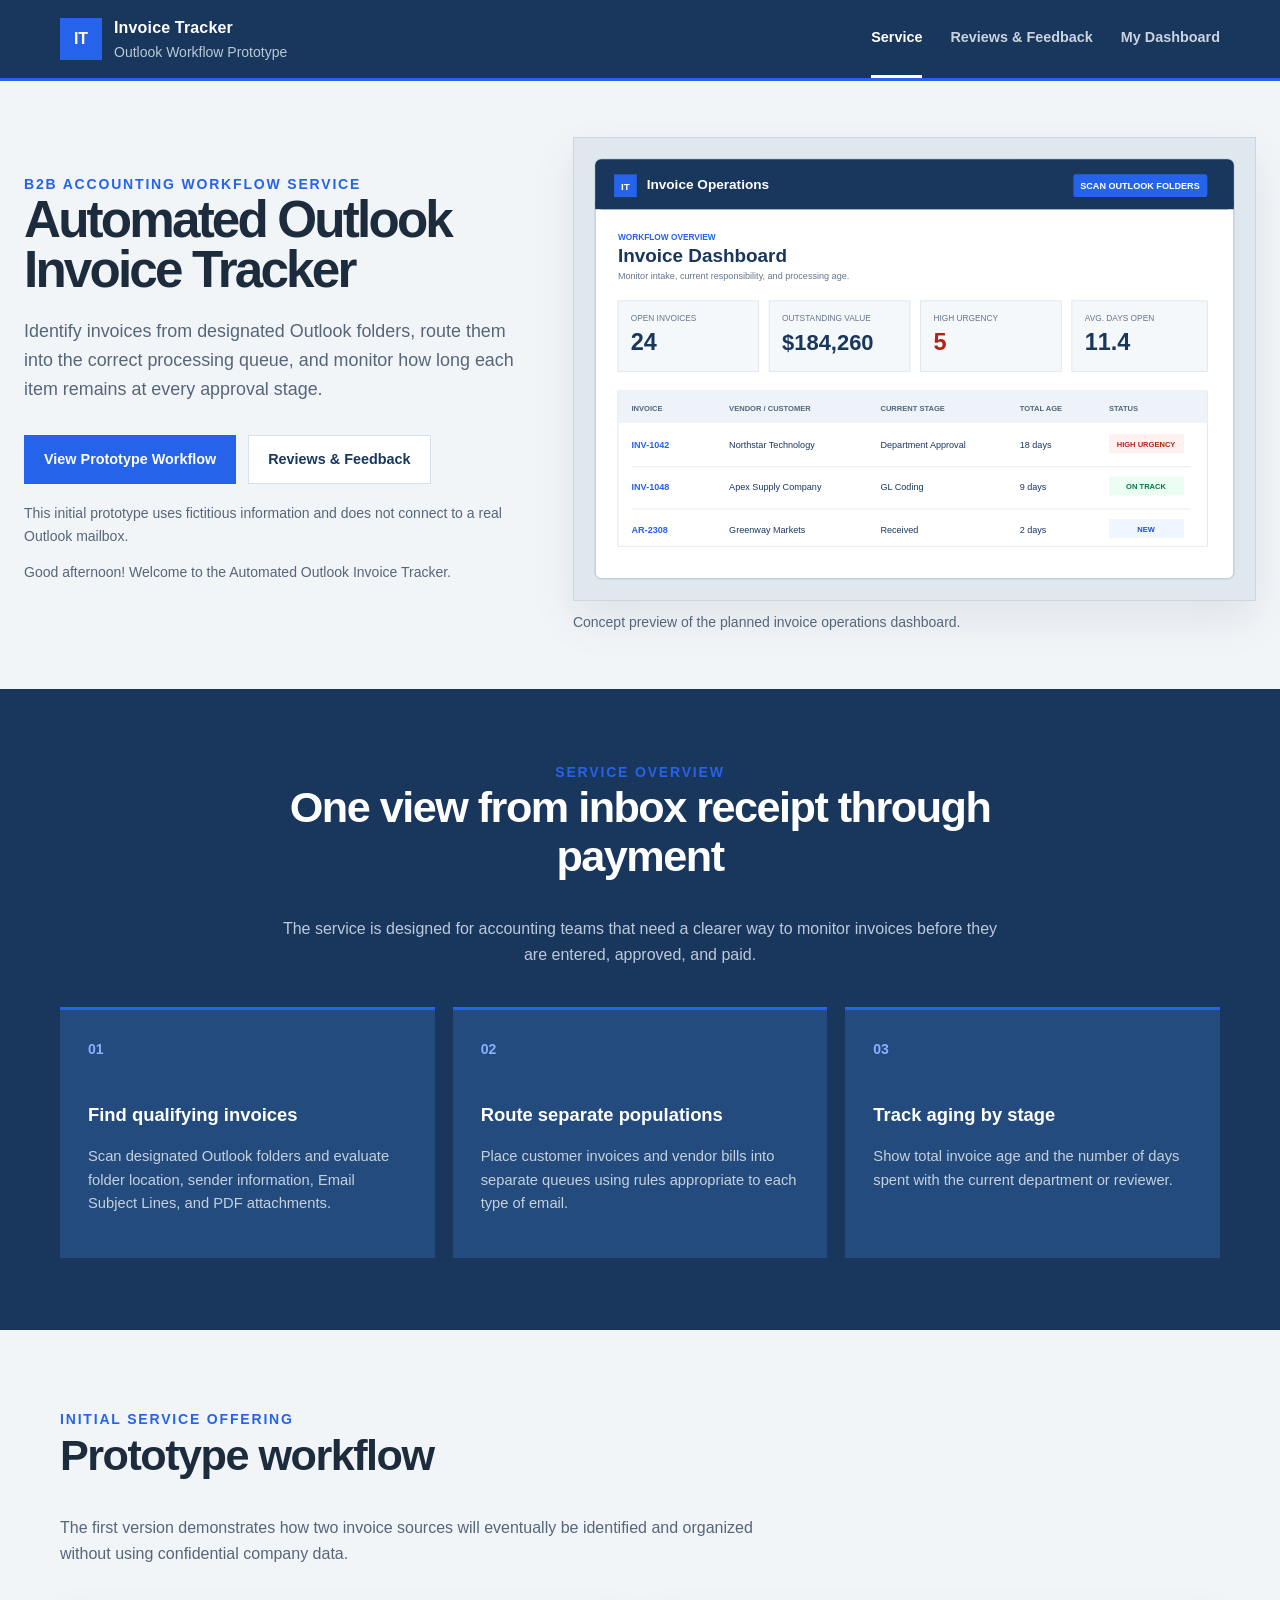
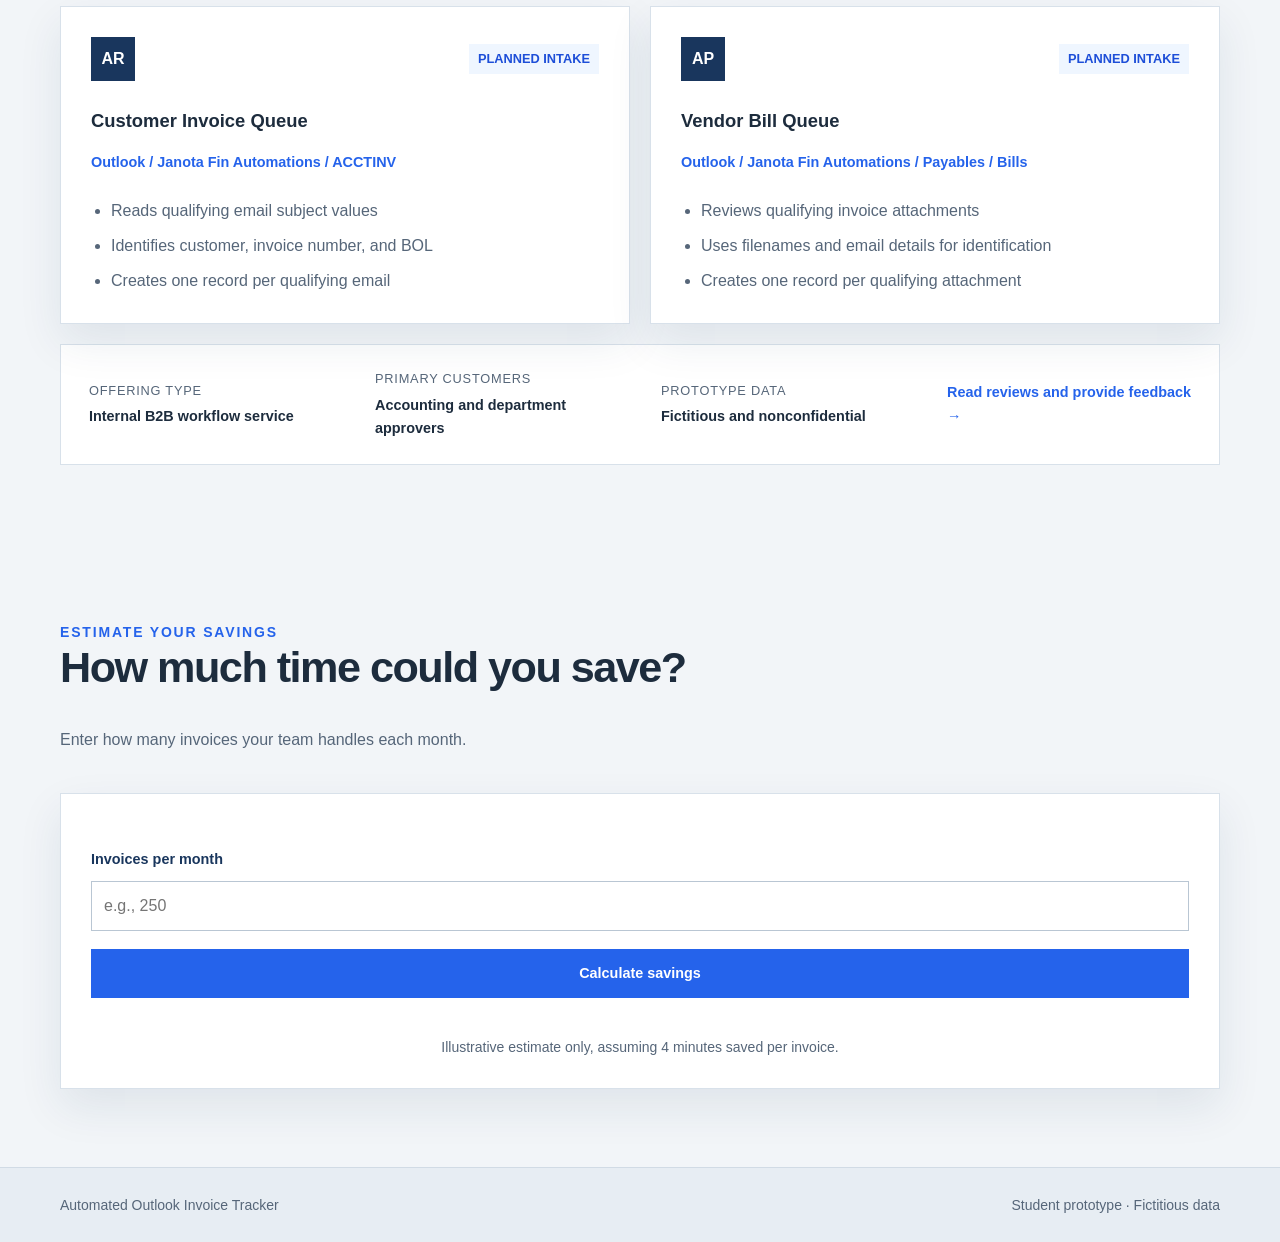
<file: apps/invoice_hub/site/index.html>
<!doctype html>
<html lang="en">
<head>
  <meta charset="utf-8">
  <meta name="viewport" content="width=device-width, initial-scale=1">
  <meta name="description" content="A prototype B2B service for finding, routing, and aging invoices received through Outlook.">
  <title>Automated Outlook Invoice Tracker</title>
  <link rel="icon" type="image/svg+xml" href="data:image/svg+xml,%3Csvg xmlns='http://www.w3.org/2000/svg' viewBox='0 0 64 64'%3E%3Crect width='64' height='64' rx='12' fill='%2319365d'/%3E%3Cpath d='M18 14h20l8 8v28H18z' fill='white'/%3E%3Cpath d='M38 14v10h8' fill='none' stroke='%2319365d' stroke-width='3'/%3E%3Cpath d='M24 34h16M24 41h16' stroke='%232563eb' stroke-width='3'/%3E%3C/svg%3E">
  <link rel="stylesheet" href="styles.css">
</head>
<body>
  <header class="site-header">
    <div class="header-inner">
      <a class="brand" href="index.html" aria-label="Automated Outlook Invoice Tracker home">
        <span class="brand-mark" aria-hidden="true">IT</span>
        <span><strong>Invoice Tracker</strong><small>Outlook Workflow Prototype</small></span>
      </a>
      <nav class="main-nav" aria-label="Primary navigation">
        <a class="active" href="index.html" aria-current="page">Service</a>
        <a class="standalone-only" href="feedback.html">Reviews &amp; Feedback</a>
        <a class="standalone-only" href="dashboard.html">My Dashboard</a>
      </nav>
    </div>
  </header>

  <main>
    <div class="page-width">
      <nav class="workspace-nav suite-only" aria-label="Invoice Lifecycle Hub">
        <a class="active" aria-current="page" href="index.html">Service</a>
        <a href="dashboard.html">My Dashboard</a>
      </nav>
    </div>
    <section class="hero page-width">
      <div class="hero-copy">
        <span class="eyebrow">B2B accounting workflow service</span>
        <h1>Automated Outlook Invoice Tracker</h1>
        <p class="lead">Identify invoices from designated Outlook folders, route them into the correct processing queue, and monitor how long each item remains at every approval stage.</p>
        <div class="hero-actions">
          <a class="button button-primary" href="#prototype-preview">View Prototype Workflow</a>
          <a class="button button-secondary standalone-only" href="feedback.html">Reviews &amp; Feedback</a>
        </div>
        <p class="prototype-note">This initial prototype uses fictitious information and does not connect to a real Outlook mailbox.</p>
                <p id="greeting" class="prototype-note"></p>
      </div>
      <figure class="hero-visual">
        <img src="portal-preview.svg" alt="Preview of an invoice dashboard showing Outlook intake, invoice queues, and aging information">
        <figcaption>Concept preview of the planned invoice operations dashboard.</figcaption>
      </figure>
    </section>

    <section class="service-overview" aria-labelledby="service-heading">
      <div class="page-width">
        <div class="section-heading">
          <span class="eyebrow">Service overview</span>
          <h2 id="service-heading">One view from inbox receipt through payment</h2>
          <p>The service is designed for accounting teams that need a clearer way to monitor invoices before they are entered, approved, and paid.</p>
        </div>
        <div class="feature-grid">
          <article class="feature-card" data-detail="Example: a message in ACCTINV with an invoice number in the subject and a PDF attached qualifies; a newsletter does not.">
            <span class="feature-number">01</span>
            <h3>Find qualifying invoices</h3>
            <p>Scan designated Outlook folders and evaluate folder location, sender information, Email Subject Lines, and PDF attachments.</p>
          </article>
          <article class="feature-card" data-detail="Example: customer invoices go to the AR queue; vendor bills go to the AP queue, each with its own rules.">
            <span class="feature-number">02</span>
            <h3>Route separate populations</h3>
            <p>Place customer invoices and vendor bills into separate queues using rules appropriate to each type of email.</p>
          </article>
          <article class="feature-card" data-detail="Example: an invoice 12 days old that has sat with Purchasing for 3 days shows both numbers.">
            <span class="feature-number">03</span>
            <h3>Track aging by stage</h3>
            <p>Show total invoice age and the number of days spent with the current department or reviewer.</p>
          </article>
        </div>
      </div>
    </section>

    <section class="workflow-section page-width" id="prototype-preview" aria-labelledby="workflow-heading">
      <div class="section-heading left-aligned">
        <span class="eyebrow">Initial service offering</span>
        <h2 id="workflow-heading">Prototype workflow</h2>
        <p>The first version demonstrates how two invoice sources will eventually be identified and organized without using confidential company data.</p>
      </div>
      <div class="queue-grid">
        <article class="queue-card">
          <div class="queue-header"><span class="queue-label">AR</span><span class="status-label">Planned intake</span></div>
          <h3>Customer Invoice Queue</h3>
          <p class="folder-path">Outlook / Janota Fin Automations / ACCTINV</p>
          <ul>
            <li>Reads qualifying email subject values</li>
            <li>Identifies customer, invoice number, and BOL</li>
            <li>Creates one record per qualifying email</li>
          </ul>
        </article>
        <article class="queue-card">
          <div class="queue-header"><span class="queue-label">AP</span><span class="status-label">Planned intake</span></div>
          <h3>Vendor Bill Queue</h3>
          <p class="folder-path">Outlook / Janota Fin Automations / Payables / Bills</p>
          <ul>
            <li>Reviews qualifying invoice attachments</li>
            <li>Uses filenames and email details for identification</li>
            <li>Creates one record per qualifying attachment</li>
          </ul>
        </article>
      </div>
      <aside class="value-panel" aria-label="Service information">
        <div><span>Offering type</span><strong>Internal B2B workflow service</strong></div>
        <div><span>Primary customers</span><strong>Accounting and department approvers</strong></div>
        <div><span>Prototype data</span><strong>Fictitious and nonconfidential</strong></div>
        <a class="text-link standalone-only" href="feedback.html">Read reviews and provide feedback <span aria-hidden="true">→</span></a>
      </aside>
    </section>
        <section class="workflow-section page-width" id="savings-estimator">
      <div class="section-heading left-aligned">
        <span class="eyebrow">Estimate your savings</span>
        <h2>How much time could you save?</h2>
        <p>Enter how many invoices your team handles each month.</p>
      </div>
      <article class="queue-card">
        <div class="form-stack">
          <label for="invoiceCount">Invoices per month</label>
          <input id="invoiceCount" type="number" min="1" placeholder="e.g., 250">
          <button class="button button-primary" id="calcButton" type="button">Calculate savings</button>
          <p id="savingsResult"></p>
          <p class="form-note">Illustrative estimate only, assuming 4 minutes saved per invoice.</p>
        </div>
      </article>
    </section>
  </main>

  <footer class="site-footer">
    <div class="page-width footer-inner"><span>Automated Outlook Invoice Tracker</span><span>Student prototype · Fictitious data</span></div>
  </footer>
  <script src="service.js"></script>
  <script src="streamlit-bridge.js"></script>
</body>
</html>
</file>
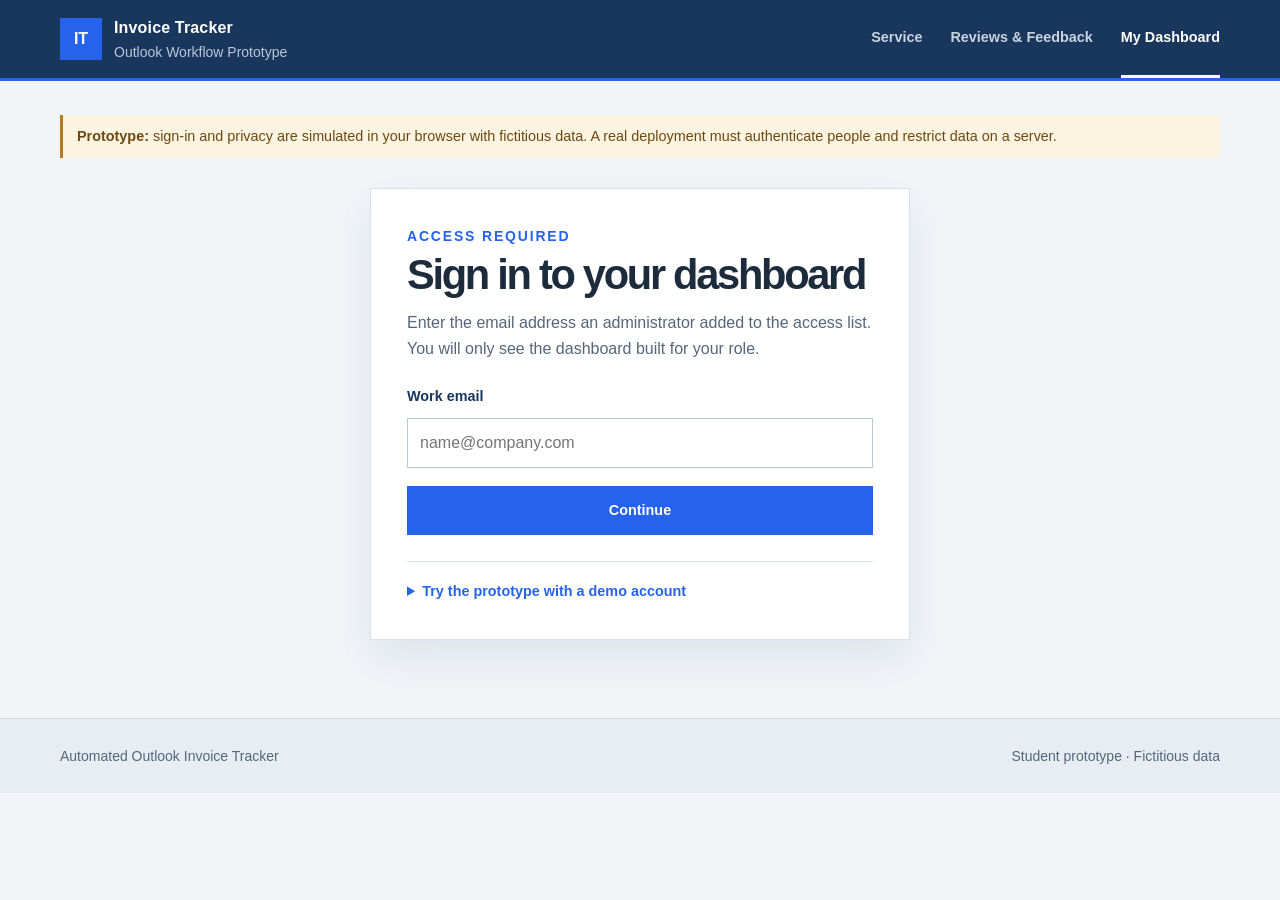
<file: apps/invoice_hub/site/dashboard.html>
<!doctype html>
<html lang="en">
<head>
  <meta charset="utf-8">
  <meta name="viewport" content="width=device-width, initial-scale=1">
  <meta name="description" content="Personal, role-based dashboard for the Automated Outlook Invoice Tracker prototype.">
  <title>My Dashboard | Automated Outlook Invoice Tracker</title>
  <link rel="icon" type="image/svg+xml" href="data:image/svg+xml,%3Csvg xmlns='http://www.w3.org/2000/svg' viewBox='0 0 64 64'%3E%3Crect width='64' height='64' rx='12' fill='%2319365d'/%3E%3Cpath d='M18 14h20l8 8v28H18z' fill='white'/%3E%3Cpath d='M38 14v10h8' fill='none' stroke='%2319365d' stroke-width='3'/%3E%3Cpath d='M24 34h16M24 41h16' stroke='%232563eb' stroke-width='3'/%3E%3C/svg%3E">
  <link rel="stylesheet" href="styles.css">
  <script src="hub-data.js" defer></script>
  <script src="hub-access.js" defer></script>
  <script src="hub-workflow.js" defer></script>
  <script src="hub-settings.js" defer></script>
  <script src="hub-mail.js" defer></script>
  <script src="hub-inbox.js" defer></script>
  <script src="inbox-ui.js" defer></script>
  <script src="settings-ui.js" defer></script>
  <script src="dashboard.js" defer></script>
</head>
<body>
  <header class="site-header">
    <div class="header-inner">
      <a class="brand" href="index.html" aria-label="Automated Outlook Invoice Tracker home">
        <span class="brand-mark" aria-hidden="true">IT</span>
        <span><strong>Invoice Tracker</strong><small>Outlook Workflow Prototype</small></span>
      </a>
      <nav class="main-nav" aria-label="Primary navigation">
        <a href="index.html">Service</a>
        <a href="feedback.html">Reviews &amp; Feedback</a>
        <a class="active" href="dashboard.html" aria-current="page">My Dashboard</a>
      </nav>
    </div>
  </header>

  <main class="page-width dashboard-page">
    <nav class="workspace-nav suite-only" aria-label="Workspace">
      <a href="index.html">Service</a>
      <a class="active" aria-current="page" href="dashboard.html">My Dashboard</a>
    </nav>
    <p class="prototype-banner" role="note"><strong>Prototype:</strong> sign-in and privacy are simulated in your browser with fictitious data. A real deployment must authenticate people and restrict data on a server.</p>

    <!-- Signed-out view -->
    <section class="signin-panel" id="signInView" aria-labelledby="signin-heading">
      <span class="eyebrow">Access required</span>
      <h1 id="signin-heading">Sign in to your dashboard</h1>
      <p class="lead">Enter the email address an administrator added to the access list. You will only see the dashboard built for your role.</p>
      <form class="form-stack" id="signInForm" novalidate>
        <label for="signInEmail">Work email</label>
        <input id="signInEmail" name="email" type="email" autocomplete="email" placeholder="name@company.com" aria-describedby="signInError" required>
        <p class="field-error" id="signInError" role="alert" hidden></p>
        <button class="button button-primary button-full" type="submit">Continue</button>
      </form>
      <details class="demo-help" id="demoHelp" hidden>
        <summary>Try the prototype with a demo account</summary>
        <p>These fictitious accounts exist only for testing. Select one to fill in the email, then choose Continue.</p>
        <ul id="demoList"></ul>
      </details>
    </section>

    <!-- Signed-in view -->
    <div id="dashboardView" hidden>
      <div class="dashboard-top">
        <header class="dashboard-heading">
          <span class="eyebrow" id="roleEyebrow"></span>
          <h1 id="dashboardHeading" tabindex="-1"></h1>
          <p id="dashboardIntro"></p>
        </header>
        <div class="session-box">
          <span>Signed in as</span>
          <strong id="signedInAs"></strong>
          <div class="session-actions">
            <button class="button button-secondary icon-button" id="settingsButton" type="button" aria-label="Open my settings" title="My settings">
              <svg width="18" height="18" viewBox="0 0 24 24" fill="none" stroke="currentColor" stroke-width="2" stroke-linecap="round" stroke-linejoin="round" aria-hidden="true" focusable="false"><circle cx="12" cy="12" r="3"/><path d="M19.4 15a1.65 1.65 0 0 0 .33 1.82l.06.06a2 2 0 0 1 0 2.83 2 2 0 0 1-2.83 0l-.06-.06a1.65 1.65 0 0 0-1.82-.33 1.65 1.65 0 0 0-1 1.51V21a2 2 0 0 1-2 2 2 2 0 0 1-2-2v-.09A1.65 1.65 0 0 0 9 19.4a1.65 1.65 0 0 0-1.82.33l-.06.06a2 2 0 0 1-2.83 0 2 2 0 0 1 0-2.83l.06-.06a1.65 1.65 0 0 0 .33-1.82 1.65 1.65 0 0 0-1.51-1H3a2 2 0 0 1-2-2 2 2 0 0 1 2-2h.09A1.65 1.65 0 0 0 4.6 9a1.65 1.65 0 0 0-.33-1.82l-.06-.06a2 2 0 0 1 0-2.83 2 2 0 0 1 2.83 0l.06.06a1.65 1.65 0 0 0 1.82.33H9a1.65 1.65 0 0 0 1-1.51V3a2 2 0 0 1 2-2 2 2 0 0 1 2 2v.09a1.65 1.65 0 0 0 1 1.51 1.65 1.65 0 0 0 1.82-.33l.06-.06a2 2 0 0 1 2.83 0 2 2 0 0 1 0 2.83l-.06.06a1.65 1.65 0 0 0-.33 1.82V9a1.65 1.65 0 0 0 1.51 1H21a2 2 0 0 1 2 2 2 2 0 0 1-2 2h-.09a1.65 1.65 0 0 0-1.51 1z"/></svg>
              <span>Settings</span>
            </button>
            <button class="button button-secondary" id="signOutButton" type="button">Sign out</button>
          </div>
        </div>
      </div>

      <p class="form-status page-status" id="pageStatus" role="status" hidden></p>

      <div class="kpi-grid" id="kpiGrid" aria-label="Summary"></div>

      <section class="data-panel" id="queuePanel" aria-labelledby="queueTitle" hidden>
        <div class="panel-heading">
          <div><span class="eyebrow">Sample data</span><h2 id="queueTitle"></h2></div>
          <p class="table-legend"><span class="flag flag-warn">5+</span> days in current stage &nbsp; <span class="flag flag-alert">30+</span> days since received</p>
        </div>
        <form class="filter-bar" id="filterBar" role="search" aria-label="Filter and sort this queue" novalidate>
          <div class="filter-field grow">
            <label for="filterSearch">Search</label>
            <input id="filterSearch" type="search" maxlength="80" autocomplete="off" placeholder="Reference, name or document">
          </div>
          <div class="filter-field">
            <label for="filterStage">Stage</label>
            <select id="filterStage"><option value="">All stages</option></select>
          </div>
          <div class="filter-field">
            <label for="filterAging">Aging</label>
            <select id="filterAging">
              <option value="">All items</option>
              <option value="held"></option>
              <option value="old"></option>
            </select>
          </div>
          <div class="filter-field">
            <label for="filterSort">Sort by</label>
            <select id="filterSort">
              <option value="age-desc">Oldest first</option>
              <option value="age-asc">Newest first</option>
              <option value="stage-desc">Longest in current stage</option>
              <option value="amount-desc">Largest amount</option>
              <option value="party-asc">Name A–Z</option>
            </select>
          </div>
        </form>
        <div class="filter-summary">
          <span id="resultCount" role="status" aria-live="polite"></span>
          <button class="link-button" id="clearFilters" type="button" hidden>Clear filters</button>
        </div>
        <p class="empty-state" id="queueEmpty" hidden></p>
        <div class="bulk-bar" id="bulkBar" role="region" aria-label="Bulk actions" hidden>
          <span id="bulkCount" role="status" aria-live="polite"></span>
          <div class="bulk-buttons" id="bulkButtons"></div>
          <span class="bulk-note" id="bulkNote"></span>
          <button class="link-button" id="bulkSelectAll" type="button" hidden></button>
          <button class="link-button" id="bulkClear" type="button">Clear selection</button>
        </div>
        <div class="table-scroll">
          <table class="data-table" id="queueTable">
            <thead>
              <tr>
                <th scope="col" class="check-col" id="selectHeader" hidden><input type="checkbox" id="selectPage" aria-label="Select every bill on this page"></th>
                <th scope="col">Reference</th>
                <th scope="col" id="partyHeading">Vendor</th>
                <th scope="col" id="documentHeading">Attachment</th>
                <th scope="col">Stage</th>
                <th scope="col" class="num">Age</th>
                <th scope="col" class="num">In stage</th>
                <th scope="col" class="num">Amount</th>
              </tr>
            </thead>
            <tbody id="queueBody"></tbody>
          </table>
        </div>
        <nav class="pagination" id="pagination" aria-label="Table pages" hidden>
          <span id="pageRange" role="status" aria-live="polite"></span>
          <div class="page-buttons" id="pageButtons"></div>
          <label class="page-size">Rows per page
            <select id="pageSize">
              <option value="5">5</option>
              <option value="10">10</option>
              <option value="25">25</option>
              <option value="50">50</option>
              <option value="100">100</option>
            </select>
          </label>
        </nav>
      </section>

      <!-- Vendor bill lifecycle: received -> approved -> sent to Accounts Payable (everyone except administrators) -->
      <section class="data-panel" id="lifecyclePanel" aria-labelledby="lifecycleTitle" hidden>
        <div class="panel-heading">
          <div><span class="eyebrow">Outlook · sample messages</span><h2 id="lifecycleTitle">My vendor bills: received, approved, GL coded</h2></div>
        </div>
        <p class="hint">Each bill is followed through your own mailbox using your rules below: who sent the email, who it went to, and what its subject says. The bill is identified by its PDF filename (vendor, invoice number and BOL), so the same bill is recognized in the received, approved and GL coded emails. Only filenames are read, never file contents. Change how your mail is read in <strong>Settings</strong> (the gear icon).</p>
        <div class="mail-source"><span id="mailSource" role="status" aria-live="polite"></span><button class="link-button" id="mailRefresh" type="button">Refresh</button></div>
        <div class="lifecycle-tabs" id="lifecycleTabs" role="group" aria-label="Show bills at this stage">
          <button type="button" data-stage="received" aria-pressed="true">Received <span class="tab-count">0</span></button>
          <button type="button" data-stage="approved" aria-pressed="false">Approved <span class="tab-count">0</span></button>
          <button type="button" data-stage="sent" aria-pressed="false">GL coded, sent to AP <span class="tab-count">0</span></button>
        </div>
        <div class="lifecycle-filters">
          <div class="date-range" id="lifecycleRange">
            <label for="rangeFrom">Received from</label>
            <input type="date" id="rangeFrom">
            <label for="rangeTo">to</label>
            <input type="date" id="rangeTo">
            <button class="link-button" id="rangeClear" type="button" hidden>Clear dates</button>
          </div>
          <label class="check-option" id="waitingLabel" hidden><input type="checkbox" id="waitingOnly"> <span id="waitingText"></span></label>
        </div>
        <p class="lifecycle-summary" id="lifecycleSummary" role="status" aria-live="polite"></p>
        <p class="empty-state compact" id="lifecycleEmpty" hidden></p>
        <ul class="bill-list" id="lifecycleList"></ul>
        <button class="button button-secondary show-more" id="lifecycleMore" type="button" hidden></button>
      </section>

      <!-- Outlook mapping and message search (everyone except administrators) -->
      <section class="data-panel" id="inboxPanel" aria-labelledby="inboxTitle" hidden>
        <div class="panel-heading">
          <div><span class="eyebrow">Outlook · sample messages</span><h2 id="inboxTitle">My inbox rules &amp; search</h2></div>
        </div>
        <div class="inbox-layout">
          <div class="inbox-map">
            <h3>How your bills are recognized</h3>
            <p class="hint">A rule tells the tracker how to spot one stage of a bill in your own mailbox: who sent it, who it went to, what its subject says, and (optionally) which folder. Folders can differ from person to person, so senders and subjects do most of the work. Only you see your rules.</p>
            <ul class="mapping-list" id="mappingList"></ul>
            <p class="empty-state compact" id="mappingEmpty">No folders mapped yet.</p>
            <p class="hint suggest-hint">Rules marked "From settings" come from your Settings (gear icon) and update as you change them. Use the form below for extra rules in special cases.</p>
            <form class="form-stack" id="mappingForm" novalidate>
              <label for="mapMailbox">Mailbox email</label>
              <input id="mapMailbox" type="email" list="mailboxOptions" maxlength="120" autocomplete="off" placeholder="ap-invoices@company.com" aria-describedby="mapMailbox-error">
              <datalist id="mailboxOptions"></datalist>
              <p class="field-error" id="mapMailbox-error" hidden></p>
              <label for="mapFolder">Folder <span class="optional">(optional: blank searches every folder)</span></label>
              <input id="mapFolder" type="text" list="folderOptions" maxlength="160" autocomplete="off" placeholder="Any folder" aria-describedby="mapFolder-error">
              <datalist id="folderOptions"></datalist>
              <p class="field-error" id="mapFolder-error" hidden></p>
              <label for="mapQueue">These emails are</label>
              <select id="mapQueue" aria-describedby="mapQueue-error">
                <option value="">Select the stage</option>
                <option value="AP:received">Bills received from the vendor</option>
                <option value="AP:approved">Bills approved, ready for GL coding</option>
                <option value="AP:sent">Bills GL coded and sent to AP</option>
                <option value="AR">Customer invoices (AR)</option>
              </select>
              <p class="field-error" id="mapQueue-error" hidden></p>
              <label for="mapSender">Sender contains <span class="optional">(optional)</span></label>
              <input id="mapSender" type="text" maxlength="60" autocomplete="off" placeholder="e.g., ACCTINV" aria-describedby="mapSender-error">
              <p class="field-error" id="mapSender-error" hidden></p>
              <label for="mapRecipient">Recipient contains <span class="optional">(optional)</span></label>
              <input id="mapRecipient" type="text" maxlength="60" autocomplete="off" placeholder="e.g., Accounts Payable" aria-describedby="mapRecipient-error">
              <p class="field-error" id="mapRecipient-error" hidden></p>
              <label for="mapSubject">Subject contains <span class="optional">(optional)</span></label>
              <input id="mapSubject" type="text" maxlength="60" autocomplete="off" placeholder="e.g., APPROVED" aria-describedby="mapSubject-error">
              <p class="field-error" id="mapSubject-error" hidden></p>
              <button class="button button-primary button-full" type="submit">Save mapping</button>
              <p class="form-status" id="mapStatus" role="status" hidden></p>
            </form>
          </div>

          <div class="inbox-search">
            <h3>Search messages</h3>
            <form class="filter-bar" id="inboxSearchForm" role="search" aria-label="Search your mapped folders" novalidate>
              <div class="filter-field grow">
                <label for="inboxQuery">Search words</label>
                <input id="inboxQuery" type="search" maxlength="80" autocomplete="off" placeholder="Vendor, invoice number, amount, PO…">
              </div>
              <div class="filter-field">
                <label for="inboxFolder">Folder</label>
                <select id="inboxFolder"><option value="">All mapped folders</option></select>
              </div>
              <label class="check-option"><input id="inboxPdfOnly" type="checkbox" checked> Only messages with PDF attachments</label>
            </form>
            <div class="filter-summary"><span id="inboxCount" role="status" aria-live="polite"></span></div>
            <p class="empty-state compact" id="inboxEmpty" hidden></p>
            <ul class="message-list" id="inboxResults"></ul>
            <button class="button button-secondary show-more" id="inboxMore" type="button" hidden></button>
          </div>
        </div>
        <p class="form-note left">Searches the sample messages in your mapped folders: subject, sender, preview, attachment names and (sample) PDF text. The live service will read Outlook through Microsoft Graph.</p>
      </section>

      <!-- Invoice detail (opens from a row in the queue) -->
      <dialog class="detail-dialog" id="detailDialog" aria-labelledby="detailTitle">
        <div class="detail-body">
          <div class="detail-head">
            <div>
              <span class="eyebrow" id="detailType"></span>
              <h2 id="detailTitle"></h2>
              <p id="detailSubtitle"></p>
            </div>
            <button class="dialog-close" id="detailClose" type="button" aria-label="Close invoice details">×</button>
          </div>
          <p class="detail-flag" id="detailFlag"></p>
          <h3 class="detail-section">Workflow progress</h3>
          <ol class="stage-track" id="detailTrack"></ol>

          <section id="detailActions" aria-labelledby="actionHeading" hidden>
            <h3 class="detail-section" id="actionHeading">Your action</h3>
            <div class="action-box">
              <label for="actionNote" id="actionNoteLabel">Comment</label>
              <textarea id="actionNote" rows="3" maxlength="300" aria-describedby="actionError"></textarea>
              <p class="field-error" id="actionError" hidden></p>
              <div class="action-buttons" id="actionButtons"></div>
            </div>
          </section>
          <p class="form-status" id="actionStatus" role="status" hidden></p>

          <h3 class="detail-section">Stage history</h3>
          <ol class="history-list" id="detailHistory"></ol>
          <h3 class="detail-section">Details</h3>
          <dl class="detail-facts" id="detailFacts"></dl>
          <h3 class="detail-section">Outlook source</h3>
          <dl class="detail-facts" id="detailSource"></dl>
          <p class="form-note left" id="detailSourceNote"></p>
          <div class="detail-nav">
            <button class="button button-secondary" id="detailPrev" type="button">← Previous</button>
            <span id="detailPosition" aria-live="polite"></span>
            <button class="button button-secondary" id="detailNext" type="button">Next →</button>
          </div>
        </div>
      </dialog>

      <!-- The email(s) a PDF was taken from (envelope icon in the table) -->
      <dialog class="detail-dialog lineage-dialog" id="lineageDialog" aria-labelledby="lineageTitle">
        <div class="detail-body">
          <div class="detail-head">
            <div>
              <span class="eyebrow">Email lineage</span>
              <h2 id="lineageTitle">Where this PDF came from</h2>
              <p id="lineageFile"></p>
            </div>
            <button class="dialog-close" id="lineageClose" type="button" aria-label="Close email lineage">×</button>
          </div>
          <ol class="lineage-list" id="lineageList"></ol>
          <p class="form-note left" id="lineageNote"></p>
        </div>
      </dialog>

      <!-- Bulk approve, reject or send for approval -->
      <dialog class="detail-dialog bulk-dialog" id="bulkDialog" aria-labelledby="bulkTitle">
        <div class="detail-body">
          <div class="detail-head">
            <div>
              <span class="eyebrow">Bulk action</span>
              <h2 id="bulkTitle"></h2>
              <p id="bulkSummary"></p>
            </div>
            <button class="dialog-close" id="bulkClose" type="button" aria-label="Close bulk action">×</button>
          </div>
          <div id="bulkForm">
            <ul class="bulk-items" id="bulkItems"></ul>
            <label for="bulkNoteInput" id="bulkNoteLabel">Comment</label>
            <textarea id="bulkNoteInput" rows="3" maxlength="300" aria-describedby="bulkError"></textarea>
            <p class="field-error" id="bulkError" hidden></p>
            <div class="action-buttons">
              <button class="button button-primary" id="bulkConfirm" type="button"></button>
              <button class="button button-secondary" id="bulkCancel" type="button">Cancel</button>
            </div>
          </div>
          <div id="bulkResult" hidden>
            <p class="form-status" id="bulkResultText"></p>
            <ul id="bulkFailures"></ul>
            <button class="button button-secondary" id="bulkDone" type="button">Close</button>
          </div>
        </div>
      </dialog>

      <!-- Settings (gear icon): each person's own senders, subject words and filename pattern -->
      <dialog class="detail-dialog settings-dialog" id="settingsDialog" aria-labelledby="settingsTitle">
        <div class="detail-body">
          <div class="detail-head">
            <div>
              <span class="eyebrow">Just for you</span>
              <h2 id="settingsTitle">Settings</h2>
              <p>These tell the tracker how to read <em>your</em> mailbox. Other people's settings do not change yours.</p>
            </div>
            <button class="dialog-close" id="settingsClose" type="button" aria-label="Close settings">×</button>
          </div>

          <form id="settingsForm" novalidate>
            <ul class="form-errors" id="settingsErrors" role="alert" hidden></ul>

            <h3 class="detail-section">How your bills are recognized</h3>
            <p class="hint">Separate several options with commas (for example two approvers). A message matches if it fits any option. Leave every box in a stage empty to switch that stage off. The folder is optional; empty searches every folder.</p>
            <div id="settingsStages"></div>

            <h3 class="detail-section">Your PDF filenames</h3>
            <label for="setPattern">Filename pattern</label>
            <input id="setPattern" type="text" maxlength="80" autocomplete="off" spellcheck="false" aria-describedby="setPatternHint">
            <p class="hint" id="setPatternHint">Use <code>{vendor}</code>, <code>{invoice}</code> and <code>{bol}</code>; everything else is literal text. <code>{vendor}</code> and <code>{invoice}</code> are required. For example, <code>{vendor} {invoice} - BOL {bol}</code> reads "Shoppa's WW12345- BOL 12346.pdf".</p>
            <label for="setSamples">Check some filenames (one per line)</label>
            <textarea id="setSamples" rows="5" spellcheck="false" placeholder="Shoppa's WW12345- BOL 12346.pdf"></textarea>
            <div class="settings-row">
              <button class="button button-secondary" id="setUseMail" type="button">Use the PDF names in my mail</button>
              <span id="setCheckSummary" role="status" aria-live="polite"></span>
            </div>
            <ul class="check-results" id="setResults"></ul>

            <h3 class="detail-section">Your view</h3>
            <label for="setRange">When I open my bills, show</label>
            <select id="setRange">
              <option value="0">Everything (no date range)</option>
              <option value="30">The last 30 days</option>
              <option value="60">The last 60 days</option>
              <option value="90">The last 90 days</option>
              <option value="180">The last 180 days</option>
              <option value="365">The last year</option>
            </select>

            <details class="share-box">
              <summary>Copy or share my settings</summary>
              <p class="hint">Copy this text to give a colleague the same settings, or paste settings you were given and choose Load.</p>
              <textarea id="setShare" rows="6" spellcheck="false" aria-label="Settings text"></textarea>
              <div class="settings-row">
                <button class="button button-secondary" id="setShareShow" type="button">Show my saved settings</button>
                <button class="button button-secondary" id="setShareLoad" type="button">Load the settings in the box</button>
              </div>
            </details>

            <div class="detail-nav settings-actions">
              <button class="button button-primary" type="submit">Save settings</button>
              <button class="button button-secondary" id="setReset" type="button">Reset to organization defaults</button>
              <button class="button button-secondary" id="setCancel" type="button">Cancel</button>
            </div>
            <p class="form-status" id="settingsStatus" role="status" hidden></p>
          </form>
        </div>
      </dialog>

      <!-- Administrators only -->
      <section class="data-panel" id="adminPanel" aria-labelledby="admin-heading" hidden>
        <div class="panel-heading">
          <div><span class="eyebrow">Administrator</span><h2 id="admin-heading">Who has access</h2></div>
        </div>
        <div class="admin-layout">
          <form class="form-stack" id="accessForm" novalidate>
            <h3>Add a person</h3>
            <label for="accessEmail">Email</label>
            <input id="accessEmail" type="email" maxlength="120" placeholder="name@company.com" aria-describedby="accessEmail-error">
            <p class="field-error" id="accessEmail-error" hidden></p>
            <label for="accessName">Name</label>
            <input id="accessName" type="text" maxlength="80" placeholder="Full name" aria-describedby="accessName-error">
            <p class="field-error" id="accessName-error" hidden></p>
            <label for="accessRole">Role</label>
            <select id="accessRole" aria-describedby="accessRole-error">
              <option value="">Select a role</option>
              <option value="gl">GL Accountant</option>
              <option value="office">Office Admin</option>
              <option value="ap">Accounts Payable</option>
              <option value="ar">AR Clerk</option>
              <option value="approver">Department Approver</option>
              <option value="admin">Administrator</option>
            </select>
            <p class="field-error" id="accessRole-error" hidden></p>
            <div id="departmentField" hidden>
              <label for="accessDepartment">Department</label>
              <select id="accessDepartment" aria-describedby="accessDepartment-error">
                <option value="">Select a department</option>
                <option>Operations</option>
                <option>Maintenance</option>
                <option>Logistics</option>
                <option>Finance</option>
              </select>
              <p class="field-error" id="accessDepartment-error" hidden></p>
            </div>
            <button class="button button-primary button-full" type="submit">Grant access</button>
            <p class="form-status" id="accessStatus" role="status" hidden></p>
          </form>

          <div>
            <h3>Current access list</h3>
            <div class="table-scroll">
              <table class="data-table">
                <thead>
                  <tr><th scope="col">Name</th><th scope="col">Email</th><th scope="col">Role</th><th scope="col" class="num"><span class="visually-hidden">Actions</span></th></tr>
                </thead>
                <tbody id="peopleBody"></tbody>
              </table>
            </div>
            <p class="form-note left">Administrators manage the list but cannot open anyone else's dashboard.</p>
            <h3 class="admin-subhead">Sample data</h3>
            <p class="form-note left">Approvals and rejections are saved in this browser. Reset them to return every sample invoice to its starting stage.</p>
            <button class="button button-secondary" id="resetWorkflow" type="button">Reset sample workflow</button>
            <p class="form-status" id="resetStatus" role="status" hidden></p>
          </div>
        </div>
      </section>
    </div>
  </main>

  <footer class="site-footer">
    <div class="page-width footer-inner"><span>Automated Outlook Invoice Tracker</span><span>Student prototype · Fictitious data</span></div>
  </footer>
  <script src="streamlit-bridge.js"></script>
</body>
</html>
</file>
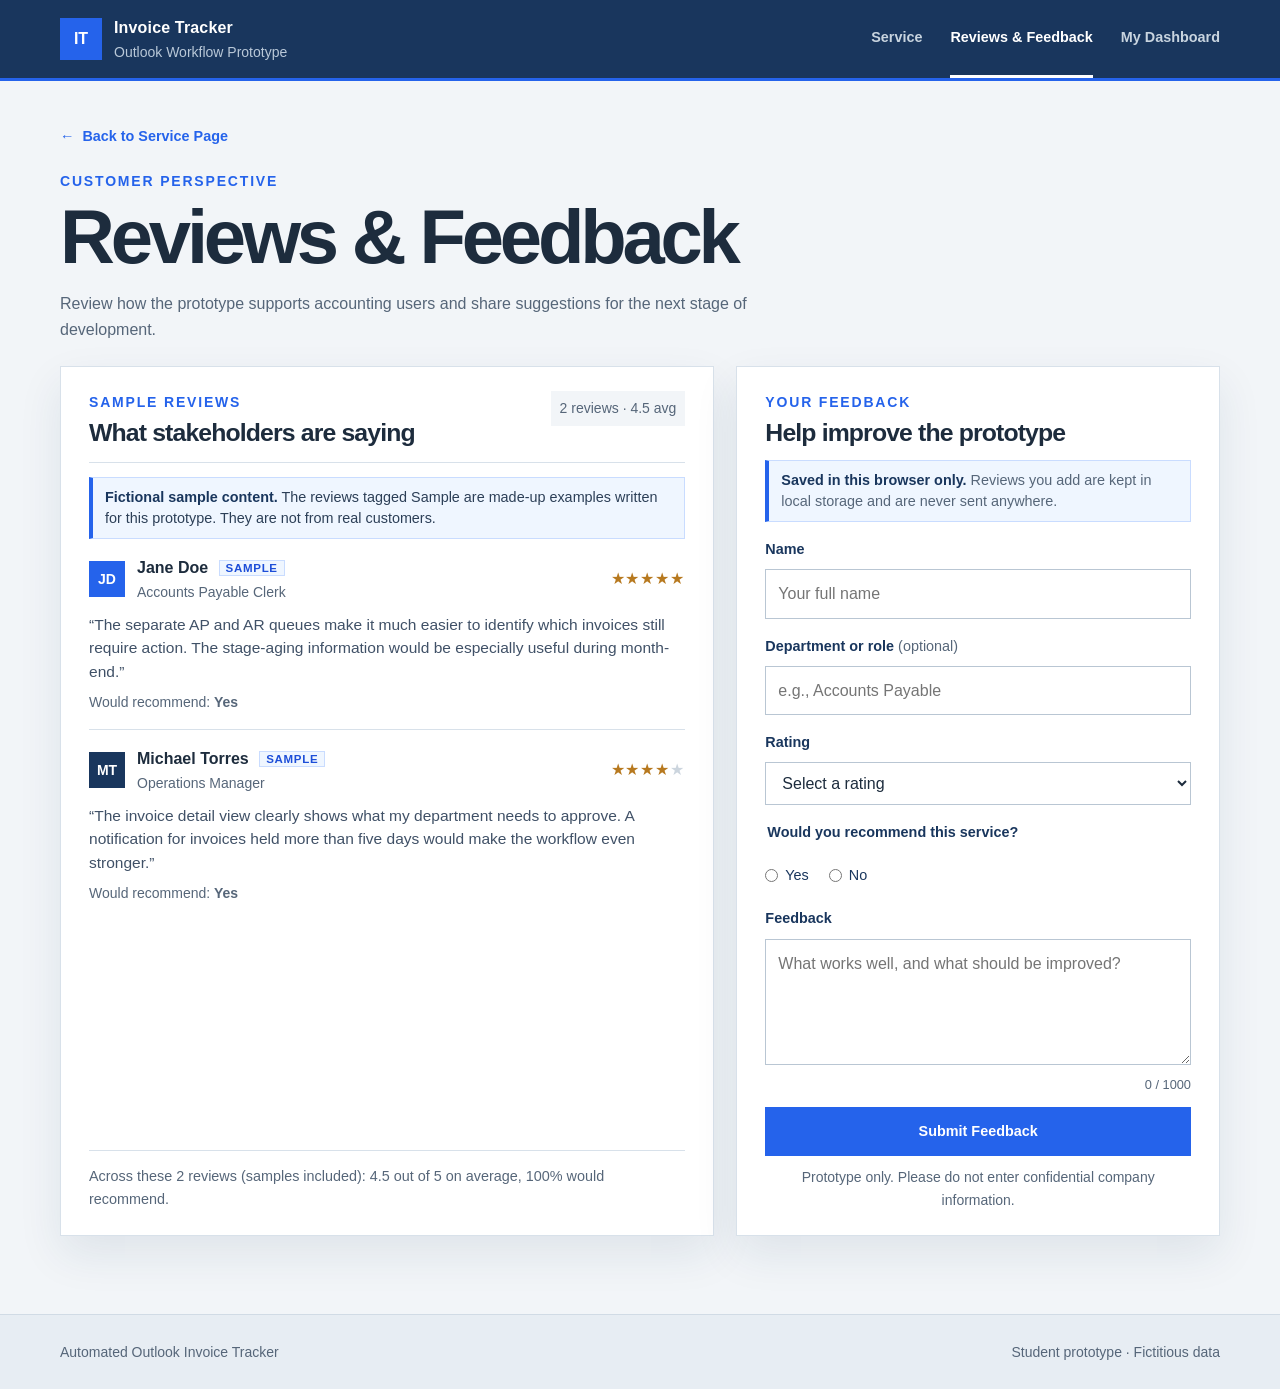
<file: apps/invoice_hub/site/feedback.html>
<!doctype html>
<html lang="en">
<head>
  <meta charset="utf-8">
  <meta name="viewport" content="width=device-width, initial-scale=1">
  <meta name="description" content="Reviews and feedback for the Automated Outlook Invoice Tracker prototype.">
  <title>Reviews &amp; Feedback | Automated Outlook Invoice Tracker</title>
  <link rel="icon" type="image/svg+xml" href="data:image/svg+xml,%3Csvg xmlns='http://www.w3.org/2000/svg' viewBox='0 0 64 64'%3E%3Crect width='64' height='64' rx='12' fill='%2319365d'/%3E%3Cpath d='M18 14h20l8 8v28H18z' fill='white'/%3E%3Cpath d='M38 14v10h8' fill='none' stroke='%2319365d' stroke-width='3'/%3E%3Cpath d='M24 34h16M24 41h16' stroke='%232563eb' stroke-width='3'/%3E%3C/svg%3E">
  <link rel="stylesheet" href="styles.css">
  <script src="feedback.js" defer></script>
</head>
<body>
  <header class="site-header">
    <div class="header-inner">
      <a class="brand" href="index.html" aria-label="Automated Outlook Invoice Tracker home">
        <span class="brand-mark" aria-hidden="true">IT</span>
        <span><strong>Invoice Tracker</strong><small>Outlook Workflow Prototype</small></span>
      </a>
      <nav class="main-nav" aria-label="Primary navigation">
        <a href="index.html">Service</a>
        <a class="active" href="feedback.html" aria-current="page">Reviews &amp; Feedback</a>
        <a href="dashboard.html">My Dashboard</a>
      </nav>
    </div>
  </header>

  <main class="page-width feedback-page">
    <a class="back-link standalone-only" href="index.html"><span aria-hidden="true">←</span> Back to Service Page</a>
    <header class="feedback-heading">
      <span class="eyebrow">Customer perspective</span>
      <h1>Reviews &amp; Feedback</h1>
      <p>Review how the prototype supports accounting users and share suggestions for the next stage of development.</p>
    </header>

    <div class="feedback-layout">
      <section class="reviews-panel" aria-labelledby="reviews-heading">
        <div class="panel-heading">
          <div><span class="eyebrow">Sample reviews</span><h2 id="reviews-heading">What stakeholders are saying</h2></div>
          <span class="review-count" id="reviewCount" aria-live="polite">2 reviews</span>
        </div>
        <p class="notice-note sample-notice" role="note"><strong>Fictional sample content.</strong> The reviews tagged Sample are made-up examples written for this prototype. They are not from real customers.</p>
        <article class="review-card" data-rating="5">
          <div class="review-topline">
            <div class="reviewer"><span class="reviewer-initials" aria-hidden="true">JD</span><div><strong>Jane Doe <em class="sample-tag">Sample</em></strong><span>Accounts Payable Clerk</span></div></div>
            <div class="rating" aria-label="5 out of 5 stars">★★★★★</div>
          </div>
          <blockquote>“The separate AP and AR queues make it much easier to identify which invoices still require action. The stage-aging information would be especially useful during month-end.”</blockquote>
          <p class="recommendation">Would recommend: <strong>Yes</strong></p>
        </article>
        <article class="review-card" data-rating="4">
          <div class="review-topline">
            <div class="reviewer"><span class="reviewer-initials dark" aria-hidden="true">MT</span><div><strong>Michael Torres <em class="sample-tag">Sample</em></strong><span>Operations Manager</span></div></div>
            <div class="rating" aria-label="4 out of 5 stars">★★★★<span>★</span></div>
          </div>
          <blockquote>“The invoice detail view clearly shows what my department needs to approve. A notification for invoices held more than five days would make the workflow even stronger.”</blockquote>
          <p class="recommendation">Would recommend: <strong>Yes</strong></p>
        </article>
        <p class="review-summary" id="reviewSummary" aria-live="polite"></p>
      </section>

      <section class="feedback-form-panel" aria-labelledby="form-heading">
        <span class="eyebrow">Your feedback</span>
        <h2 id="form-heading">Help improve the prototype</h2>
        <p class="notice-note storage-note" role="note"><strong>Saved in this browser only.</strong> Reviews you add are kept in local storage and are never sent anywhere.</p>
        <form id="feedbackForm" action="#" novalidate>
          <label for="customerName">Name</label>
          <input id="customerName" name="customerName" type="text" maxlength="80" autocomplete="name" placeholder="Your full name" aria-describedby="customerName-error">
          <p class="field-error" id="customerName-error" hidden></p>
          <label for="role">Department or role <span class="optional">(optional)</span></label>
          <input id="role" name="role" type="text" maxlength="80" placeholder="e.g., Accounts Payable" aria-describedby="role-error">
          <p class="field-error" id="role-error" hidden></p>
          <label for="rating">Rating</label>
          <select id="rating" name="rating" aria-describedby="rating-error">
            <option value="">Select a rating</option>
            <option value="5">5 — Excellent</option>
            <option value="4">4 — Very good</option>
            <option value="3">3 — Good</option>
            <option value="2">2 — Needs improvement</option>
            <option value="1">1 — Poor</option>
          </select>
          <p class="field-error" id="rating-error" hidden></p>
          <fieldset aria-describedby="recommendation-error">
            <legend>Would you recommend this service?</legend>
            <label class="radio-option"><input type="radio" name="recommendation" value="yes"> Yes</label>
            <label class="radio-option"><input type="radio" name="recommendation" value="no"> No</label>
          </fieldset>
          <p class="field-error" id="recommendation-error" hidden></p>
          <label for="feedback">Feedback</label>
          <textarea id="feedback" name="feedback" rows="4" maxlength="1000" placeholder="What works well, and what should be improved?" aria-describedby="feedback-error feedback-count"></textarea>
          <p class="field-error" id="feedback-error" hidden></p>
          <p class="char-count" id="feedback-count" aria-live="off">0 / 1000</p>
          <button class="button button-primary button-full" type="submit">Submit Feedback</button>
          <p class="form-status" id="formStatus" role="status" hidden></p>
          <p class="form-note">Prototype only. Please do not enter confidential company information.</p>
          <button class="link-button" id="clearReviews" type="button" hidden>Remove reviews I added</button>
        </form>
      </section>
    </div>
  </main>

  <footer class="site-footer">
    <div class="page-width footer-inner"><span>Automated Outlook Invoice Tracker</span><span>Student prototype · Fictitious data</span></div>
  </footer>
  <script src="streamlit-bridge.js"></script>
</body>
</html>
</file>
<file: apps/invoice_hub/site/styles.css>
:root {
  --navy: #19365d;
  --navy-soft: #244b7d;
  --blue: #2563eb;
  --blue-dark: #1d4ed8;
  --blue-pale: #eff6ff;
  --ink: #1d2c3d;
  --muted: #566679;
  --line: #d8e1ea;
  --surface: #ffffff;
  --background: #f2f5f8;
  --amber: #b7791f;
  --error: #b42318;
  --success: #1f7a4d;
  --shadow: 0 18px 42px rgba(25, 54, 93, 0.09);
}

* { box-sizing: border-box; }
html { scroll-behavior: smooth; }
body {
  margin: 0;
  background: var(--background);
  color: var(--ink);
  font-family: "Segoe UI", Inter, ui-sans-serif, -apple-system, BlinkMacSystemFont, sans-serif;
  font-size: 1rem;
  line-height: 1.6;
}
img { display: block; max-width: 100%; }
a { color: inherit; }
button, input, select, textarea { font: inherit; }
.page-width, .header-inner { width: min(1160px, calc(100% - 48px)); margin-inline: auto; }

.site-header { background: var(--navy); color: #fff; border-bottom: 3px solid var(--blue); }
.header-inner { min-height: 78px; display: flex; align-items: center; justify-content: space-between; gap: 32px; }
.brand { display: flex; align-items: center; gap: 12px; text-decoration: none; }
.brand-mark { width: 42px; height: 42px; display: grid; place-items: center; background: var(--blue); font-weight: 800; }
.brand strong, .brand small { display: block; }
.brand strong { letter-spacing: 0.01em; }
.brand small { color: #b9c8d8; font-size: 0.875rem; }
.main-nav { display: flex; align-items: center; gap: 28px; }
.main-nav a { color: #c8d4df; font-size: 0.9rem; font-weight: 700; text-decoration: none; padding-block: 26px; border-bottom: 3px solid transparent; }
.main-nav a:hover, .main-nav a.active { color: #fff; border-color: #fff; }

.hero { display: grid; grid-template-columns: minmax(0, 0.85fr) minmax(0, 1.15fr); align-items: center; gap: 44px; padding-block: 56px; width: min(1360px, calc(100% - 48px)); }
.hero h1 { font-size: clamp(2.25rem, 4vw, 3.6rem); }
.eyebrow { display: block; color: var(--blue); font-size: 0.875rem; font-weight: 800; letter-spacing: 0.13em; text-transform: uppercase; }
h1, h2, h3, p { margin-top: 0; }
h1 { max-width: 760px; margin-bottom: 22px; font-size: clamp(2.5rem, 6vw, 4.75rem); line-height: 0.98; letter-spacing: -0.055em; }
h2 { font-size: clamp(1.75rem, 4vw, 2.7rem); line-height: 1.12; letter-spacing: -0.035em; }
h3 { font-size: 1.15rem; line-height: 1.3; }
.lead { max-width: 650px; color: var(--muted); font-size: 1.12rem; }
.hero-actions { display: flex; flex-wrap: wrap; gap: 12px; margin: 32px 0 18px; }
.button { min-height: 48px; display: inline-flex; align-items: center; justify-content: center; padding: 12px 19px; border: 1px solid transparent; font-size: 0.9rem; font-weight: 800; text-decoration: none; cursor: pointer; }
.button-primary { background: var(--blue); color: #fff; }
.button-primary:hover { background: var(--blue-dark); }
.button-secondary { background: var(--surface); border-color: var(--line); color: var(--navy); }
.button-secondary:hover { border-color: var(--blue); color: var(--blue); }
.button-full { width: 100%; }
.prototype-note, .form-note { color: var(--muted); font-size: 0.875rem; }
.hero-visual { margin: 0; }
.hero-visual img { width: 100%; border: 1px solid #cbd6e1; box-shadow: var(--shadow); }
.hero-visual figcaption { margin-top: 10px; color: var(--muted); font-size: 0.875rem; }

.service-overview { padding-block: 72px; background: var(--navy); color: #fff; }
.section-heading { max-width: 720px; margin: 0 auto 40px; text-align: center; }
.section-heading.left-aligned { margin-inline: 0; text-align: left; }
.section-heading p { color: #bccadb; }
.workflow-section .section-heading p, .feedback-heading p, .feedback-form-panel > p { color: var(--muted); }
.feature-grid { display: grid; grid-template-columns: repeat(3, 1fr); gap: 18px; }
.feature-card { min-height: 245px; padding: 28px; background: var(--navy-soft); border-top: 3px solid var(--blue); }
.feature-number { display: block; margin-bottom: 42px; color: #8ab0ff; font-size: 0.875rem; font-weight: 800; }
.feature-card p { color: #c5d1dc; font-size: 0.92rem; }

.workflow-section { padding-block: 78px; }
.queue-grid { display: grid; grid-template-columns: 1fr 1fr; gap: 20px; }
.queue-card { padding: 30px; background: var(--surface); border: 1px solid var(--line); box-shadow: var(--shadow); }
.queue-header { display: flex; justify-content: space-between; align-items: center; margin-bottom: 28px; }
.queue-label { width: 44px; height: 44px; display: grid; place-items: center; background: var(--navy); color: #fff; font-weight: 800; }
.status-label { background: var(--blue-pale); color: var(--blue-dark); padding: 5px 9px; font-size: 0.8rem; font-weight: 800; text-transform: uppercase; }
.folder-path { color: var(--blue); font-size: 0.9rem; font-weight: 600; }
.queue-card ul { margin: 24px 0 0; padding-left: 20px; color: var(--muted); }
.queue-card li + li { margin-top: 9px; }
.value-panel { display: grid; grid-template-columns: repeat(3, 1fr) auto; align-items: center; gap: 24px; margin-top: 20px; padding: 24px 28px; background: var(--surface); border: 1px solid var(--line); }
.value-panel span, .value-panel strong { display: block; }
.value-panel div > span { color: var(--muted); font-size: 0.8rem; letter-spacing: 0.06em; text-transform: uppercase; }
.value-panel div > strong { margin-top: 4px; font-size: 0.9rem; }
.text-link, .back-link { color: var(--blue); font-weight: 800; text-decoration: none; }
.text-link { font-size: 0.9rem; }

.site-footer { background: #e7edf3; color: var(--muted); border-top: 1px solid #d1dbe5; }
.footer-inner { min-height: 74px; display: flex; align-items: center; justify-content: space-between; gap: 24px; font-size: 0.875rem; }

.feedback-page { padding-block: 42px 78px; }
.back-link { display: inline-flex; gap: 8px; margin-bottom: 22px; font-size: 0.9rem; }
.feedback-heading { max-width: 760px; margin-bottom: 24px; }
.feedback-heading h1 { margin: 8px 0 16px; }
.feedback-layout { display: grid; grid-template-columns: minmax(0, 1.15fr) minmax(340px, 0.85fr); gap: 22px; align-items: stretch; }
.reviews-panel, .feedback-form-panel { padding: 24px 28px; background: var(--surface); border: 1px solid var(--line); box-shadow: var(--shadow); }
.reviews-panel { display: flex; flex-direction: column; }
.panel-heading { display: flex; justify-content: space-between; gap: 24px; padding-bottom: 16px; border-bottom: 1px solid var(--line); }
.notice-note { margin: 14px 0 0; padding: 9px 12px; border: 1px solid #c9dcff; border-left: 4px solid var(--blue); background: var(--blue-pale); color: #2c3f57; font-size: 0.9rem; line-height: 1.45; }
.notice-note strong { color: var(--navy); }
.sample-tag { margin-left: 6px; padding: 1px 6px; border: 1px solid #c9dcff; background: var(--blue-pale); color: var(--blue-dark); font-size: 0.72rem; font-style: normal; font-weight: 800; letter-spacing: 0.06em; text-transform: uppercase; vertical-align: 1px; }
.review-summary { margin: auto 0 0; padding-top: 14px; border-top: 1px solid var(--line); color: var(--muted); font-size: 0.9rem; }
.review-summary:empty { display: none; }
.panel-heading h2, .feedback-form-panel h2 { margin: 5px 0 0; font-size: 1.55rem; }
.review-count { height: fit-content; padding: 6px 9px; background: var(--background); color: var(--muted); font-size: 0.875rem; }
.review-card { padding: 16px 0; border-bottom: 1px solid var(--line); }
.review-card:last-of-type { padding-bottom: 14px; border-bottom: 0; }
.review-topline, .reviewer { display: flex; align-items: center; }
.review-topline { justify-content: space-between; gap: 22px; }
.reviewer { gap: 12px; }
.reviewer-initials { width: 36px; height: 36px; display: grid; place-items: center; background: var(--blue); color: #fff; font-size: 0.875rem; font-weight: 800; }
.reviewer-initials.dark { background: var(--navy); }
.reviewer strong, .reviewer span { display: block; }
.reviewer span { color: var(--muted); font-size: 0.875rem; }
.reviewer .reviewer-initials { display: grid; color: #fff; font-size: 0.875rem; }
.rating { color: var(--amber); letter-spacing: 0.06em; white-space: nowrap; }
.rating span { color: #ccd5de; }
blockquote { margin: 10px 0 8px; color: #405167; font-size: 0.97rem; line-height: 1.5; }
.recommendation { margin-bottom: 0; color: var(--muted); font-size: 0.875rem; }

.feedback-form-panel form { display: grid; gap: 8px; margin-top: 16px; }
.feedback-form-panel label, .feedback-form-panel legend { color: var(--navy); font-size: 0.9rem; font-weight: 800; }
.feedback-form-panel input, .feedback-form-panel select, .feedback-form-panel textarea { width: 100%; margin-bottom: 8px; padding: 11px 12px; background: #fff; color: var(--ink); border: 1px solid #b9c6d3; border-radius: 0; }
.feedback-form-panel input:focus, .feedback-form-panel select:focus, .feedback-form-panel textarea:focus { outline: 3px solid rgba(37, 99, 235, 0.18); border-color: var(--blue); }
.feedback-form-panel textarea { resize: vertical; }
.feedback-form-panel fieldset { display: flex; gap: 20px; margin: 0 0 8px; padding: 12px 0 4px; border: 0; }
.feedback-form-panel legend { margin-bottom: 8px; }
.radio-option { display: flex; align-items: center; gap: 7px; font-weight: 500 !important; }
.radio-option input { width: auto; margin: 0; }
.form-note { margin: 2px 0 0; text-align: center; }
.optional { color: var(--muted); font-weight: 500; }
.field-error { margin: -4px 0 6px; color: var(--error); font-size: 0.875rem; font-weight: 700; }
.feedback-form-panel [aria-invalid="true"] { border-color: var(--error); }
.feedback-form-panel [aria-invalid="true"]:focus { outline-color: rgba(180, 35, 24, 0.18); border-color: var(--error); }
.char-count { margin: -6px 0 4px; color: var(--muted); font-size: 0.8rem; text-align: right; }
.form-status { margin: 4px 0 0; padding: 10px 12px; border-left: 3px solid var(--blue); background: var(--blue-pale); color: var(--navy); font-size: 0.9rem; font-weight: 700; }
.form-status.is-success { border-color: var(--success); background: #e8f5ee; }
.form-status.is-warning { border-color: var(--amber); background: #fdf3e1; }
.link-button { justify-self: center; padding: 4px; border: 0; background: none; color: var(--muted); font-size: 0.875rem; text-decoration: underline; cursor: pointer; }
.link-button:hover:not(:disabled) { color: var(--error); }
.link-button:disabled { opacity: 0.4; cursor: not-allowed; text-decoration: none; }
[hidden] { display: none !important; }
.visually-hidden { position: absolute; width: 1px; height: 1px; margin: -1px; padding: 0; overflow: hidden; clip: rect(0 0 0 0); white-space: nowrap; border: 0; }

/* Dashboard page */
.dashboard-page { padding-block: 34px 78px; }
.prototype-banner { margin: 0 0 30px; padding: 10px 14px; background: #fdf3e1; border-left: 3px solid var(--amber); color: #6b4a12; font-size: 0.9rem; }
.form-stack { display: grid; gap: 10px; margin-top: 24px; }
.form-stack label { color: var(--navy); font-size: 0.9rem; font-weight: 800; }
.form-stack input, .form-stack select { width: 100%; margin-bottom: 8px; padding: 11px 12px; background: #fff; color: var(--ink); border: 1px solid #b9c6d3; border-radius: 0; }
.form-stack input:focus, .form-stack select:focus { outline: 3px solid rgba(37, 99, 235, 0.18); border-color: var(--blue); }
.form-stack [aria-invalid="true"] { border-color: var(--error); }

.signin-panel { max-width: 540px; margin: 30px auto 0; padding: 36px; background: var(--surface); border: 1px solid var(--line); box-shadow: var(--shadow); }
.signin-panel h1 { margin: 8px 0 14px; font-size: clamp(2rem, 5vw, 2.6rem); }
.signin-panel .lead { font-size: 1rem; }
.demo-help { margin-top: 26px; padding-top: 18px; border-top: 1px solid var(--line); font-size: 0.9rem; }
.demo-help summary { color: var(--blue); font-weight: 800; cursor: pointer; }
.demo-help p { margin: 12px 0; color: var(--muted); }
.demo-help ul { margin: 0; padding: 0; list-style: none; display: grid; gap: 8px; }
.demo-help li { display: flex; flex-wrap: wrap; align-items: baseline; justify-content: space-between; gap: 4px 16px; color: var(--muted); font-size: 0.875rem; }
.demo-chip { padding: 0; border: 0; background: none; color: var(--navy); font-size: 0.9rem; font-weight: 600; text-decoration: underline; cursor: pointer; }
.demo-chip:hover { color: var(--blue); }

.dashboard-top { display: flex; align-items: flex-start; justify-content: space-between; gap: 32px; margin-bottom: 30px; }
.dashboard-heading h1 { margin: 8px 0 10px; font-size: clamp(2rem, 4vw, 3rem); }
.dashboard-heading h1:focus { outline: none; }
.dashboard-heading p { max-width: 620px; margin: 0; color: var(--muted); }
.session-box { display: grid; gap: 6px; min-width: 250px; padding: 16px 18px; background: var(--surface); border: 1px solid var(--line); color: var(--muted); font-size: 0.875rem; }
.session-box strong { color: var(--ink); font-size: 0.9rem; overflow-wrap: anywhere; }
.session-box .button { min-height: 40px; margin-top: 6px; }

.kpi-grid { display: grid; grid-template-columns: repeat(4, 1fr); gap: 16px; margin-bottom: 22px; }
.kpi-card { display: grid; gap: 4px; padding: 22px; background: var(--surface); border: 1px solid var(--line); border-top: 3px solid var(--blue); }
.kpi-card.is-warn { border-top-color: var(--amber); }
.kpi-card.is-alert { border-top-color: var(--error); }
.kpi-label { color: var(--muted); font-size: 0.8rem; font-weight: 700; letter-spacing: 0.06em; text-transform: uppercase; }
.kpi-value { color: var(--navy); font-size: 2rem; line-height: 1.15; letter-spacing: -0.03em; overflow-wrap: anywhere; }
.kpi-note { color: var(--muted); font-size: 0.875rem; }

.data-panel { margin-bottom: 22px; padding: 30px; background: var(--surface); border: 1px solid var(--line); box-shadow: var(--shadow); }
.table-legend { align-self: end; margin: 0; color: var(--muted); font-size: 0.875rem; }
.empty-state { padding: 26px 0 4px; color: var(--muted); }
.table-scroll { overflow-x: auto; }
.data-table { width: 100%; border-collapse: collapse; font-size: 0.95rem; }
.data-table th { padding: 14px 12px; border-bottom: 1px solid var(--line); color: var(--muted); font-size: 0.8rem; letter-spacing: 0.06em; text-align: left; text-transform: uppercase; white-space: nowrap; }
.data-table td { padding: 13px 12px; border-bottom: 1px solid #e8eef4; vertical-align: middle; }
.data-table tbody tr:last-child td { border-bottom: 0; }
.data-table .num { text-align: right; white-space: nowrap; font-variant-numeric: tabular-nums; }
.data-table .mono { color: var(--navy-soft); font-size: 0.9rem; }
.flag { display: inline-block; margin-left: 6px; padding: 1px 6px; font-size: 0.8rem; font-weight: 800; }
.data-table .num .flag { margin: 0 8px 0 0; }
.flag-warn { background: #fdf3e1; color: #8a5a10; }
.flag-alert { background: #fde8e6; color: var(--error); }

.filter-bar { display: flex; flex-wrap: wrap; align-items: flex-end; gap: 14px; padding: 20px 0 10px; }
.filter-field { display: grid; gap: 5px; min-width: 150px; }
.filter-field.grow { flex: 1 1 220px; }
.filter-field label { color: var(--navy); font-size: 0.875rem; font-weight: 800; }
.filter-field input, .filter-field select { width: 100%; min-height: 42px; padding: 9px 11px; background: #fff; color: var(--ink); border: 1px solid #b9c6d3; border-radius: 0; }
.filter-field input:focus, .filter-field select:focus { outline: 3px solid rgba(37, 99, 235, 0.18); border-color: var(--blue); }
.filter-summary { display: flex; align-items: center; justify-content: space-between; gap: 16px; min-height: 30px; margin-bottom: 4px; color: var(--muted); font-size: 0.875rem; }
.filter-summary .link-button { justify-self: auto; color: var(--blue); }
.data-table tr.is-clickable { cursor: pointer; }
.data-table tr.is-clickable:hover td { background: var(--blue-pale); }
.row-link { padding: 0; border: 0; background: none; color: var(--blue-dark); font-size: 0.95rem; font-weight: 700; font-variant-numeric: tabular-nums; text-decoration: underline; cursor: pointer; }
.row-link:focus-visible, .dialog-close:focus-visible { outline: 3px solid rgba(37, 99, 235, 0.35); outline-offset: 2px; }

.detail-dialog { width: min(720px, calc(100% - 32px)); max-height: calc(100vh - 48px); padding: 0; border: 1px solid var(--line); background: var(--surface); color: var(--ink); box-shadow: 0 30px 80px rgba(25, 54, 93, 0.35); }
.detail-dialog::backdrop { background: rgba(25, 54, 93, 0.55); }
.detail-body { padding: 30px; }
.detail-head { display: flex; justify-content: space-between; align-items: flex-start; gap: 20px; }
.detail-head h2 { margin: 6px 0 4px; font-size: 1.7rem; letter-spacing: -0.02em; font-variant-numeric: tabular-nums; }
.detail-head p { margin: 0; color: var(--muted); }
.dialog-close { width: 40px; height: 40px; display: grid; place-items: center; flex: none; border: 1px solid var(--line); background: var(--surface); color: var(--navy); font-size: 1.4rem; line-height: 1; cursor: pointer; }
.dialog-close:hover { border-color: var(--blue); color: var(--blue); }
.detail-flag { margin: 20px 0 4px; padding: 10px 14px; border-left: 3px solid var(--success); background: #e8f5ee; font-size: 0.9rem; font-weight: 700; }
.detail-flag.is-warn { border-color: var(--amber); background: #fdf3e1; }
.detail-flag.is-alert { border-color: var(--error); background: #fde8e6; }
.detail-section { margin: 26px 0 12px; color: var(--muted); font-size: 0.8rem; letter-spacing: 0.1em; text-transform: uppercase; }
.stage-track { display: grid; grid-template-columns: repeat(4, 1fr); gap: 0; margin: 0; padding: 0; list-style: none; }
.step { position: relative; display: grid; justify-items: center; gap: 8px; padding: 0 6px; text-align: center; font-size: 0.875rem; }
.step + .step::before { content: ""; position: absolute; top: 15px; right: 50%; width: 100%; height: 2px; background: var(--line); }
.step.is-done + .step::before, .step.is-current::before { background: var(--blue); }
.step-dot { position: relative; z-index: 1; width: 32px; height: 32px; display: grid; place-items: center; border: 2px solid var(--line); border-radius: 50%; background: var(--surface); color: var(--muted); font-size: 0.875rem; font-weight: 800; }
.step.is-done .step-dot { border-color: var(--blue); background: var(--blue); color: #fff; }
.step.is-current .step-dot { border-color: var(--blue); color: var(--blue-dark); box-shadow: 0 0 0 4px var(--blue-pale); }
.step.is-current .step-name { color: var(--navy); font-weight: 800; }
.step.is-todo .step-name { color: var(--muted); }
.detail-facts { display: grid; grid-template-columns: repeat(2, minmax(0, 1fr)); gap: 0 28px; margin: 0; }
.detail-facts .fact { padding: 10px 0; border-bottom: 1px solid #e8eef4; }
.detail-facts dt { color: var(--muted); font-size: 0.8rem; letter-spacing: 0.05em; text-transform: uppercase; }
.detail-facts dd { margin: 2px 0 0; overflow-wrap: anywhere; font-weight: 700; }
.detail-facts dd.mono { font-size: 0.95rem; }
.detail-nav { display: flex; align-items: center; justify-content: space-between; gap: 12px; margin-top: 28px; padding-top: 20px; border-top: 1px solid var(--line); color: var(--muted); font-size: 0.875rem; }
.detail-nav .button { min-height: 40px; }
.detail-nav .button:disabled { opacity: 0.4; cursor: not-allowed; }

.admin-layout { display: grid; grid-template-columns: minmax(280px, 0.8fr) minmax(0, 1.4fr); align-items: start; gap: 36px; padding-top: 24px; }
.admin-layout h3 { margin: 0 0 6px; }
.form-note.left { margin-top: 14px; text-align: left; }
.admin-subhead { margin: 28px 0 0; }
.empty-state.compact { padding: 8px 0; font-size: 0.9rem; }
.hint { margin: 0 0 14px; color: var(--muted); font-size: 0.9rem; }

.flag-action { background: var(--blue-pale); color: var(--blue-dark); }
.button-danger { background: var(--surface); border-color: var(--error); color: var(--error); }
.button-danger:hover { background: var(--error); color: #fff; }

.action-box { padding: 16px 18px; background: var(--background); border: 1px solid var(--line); }
.action-box label { display: block; margin-bottom: 6px; color: var(--navy); font-size: 0.9rem; font-weight: 800; }
.action-box textarea { width: 100%; padding: 10px 12px; background: #fff; color: var(--ink); border: 1px solid #b9c6d3; border-radius: 0; resize: vertical; }
.action-box textarea:focus { outline: 3px solid rgba(37, 99, 235, 0.18); border-color: var(--blue); }
.action-box [aria-invalid="true"] { border-color: var(--error); }
.action-box .field-error { margin: 6px 0 0; }
.action-buttons { display: flex; flex-wrap: wrap; gap: 10px; margin-top: 12px; }
.action-buttons .button { min-height: 42px; }
#actionStatus { margin: 14px 0 0; }

.history-list { margin: 0; padding: 0; list-style: none; }
.history-item { position: relative; display: flex; gap: 14px; padding: 0 0 18px; }
.history-item:last-child { padding-bottom: 0; }
.history-item::before { content: ""; position: absolute; top: 14px; bottom: -2px; left: 5px; width: 2px; background: var(--line); }
.history-item:last-child::before { display: none; }
.history-dot { position: relative; z-index: 1; flex: none; width: 12px; height: 12px; margin-top: 5px; border: 2px solid var(--blue); border-radius: 50%; background: var(--surface); }
.history-item.is-approved .history-dot { border-color: var(--success); background: var(--success); }
.history-item.is-rejected .history-dot { border-color: var(--error); background: var(--error); }
.history-item.is-submitted .history-dot { background: var(--blue); }
.history-item strong { display: block; font-size: 0.9rem; }
.history-meta { color: var(--muted); font-size: 0.875rem; }
.history-note { margin: 6px 0 0; padding: 6px 10px; border-left: 3px solid var(--line); background: var(--background); color: #405167; font-size: 0.9rem; overflow-wrap: anywhere; }

.inbox-layout { display: grid; grid-template-columns: minmax(280px, 0.8fr) minmax(0, 1.4fr); align-items: start; gap: 36px; padding-top: 24px; }
.inbox-layout h3 { margin: 0 0 6px; }
.inbox-layout .form-stack { margin-top: 16px; }
.mapping-list { margin: 0; padding: 0; list-style: none; }
.mapping-item { display: flex; align-items: center; gap: 12px; padding: 10px 0; border-bottom: 1px solid #e8eef4; }
.mapping-item > div { flex: 1; min-width: 0; }
.mapping-item strong, .mapping-item .mono { display: block; overflow-wrap: anywhere; }
.mapping-item strong { font-size: 0.95rem; }
.mono { font-size: 0.9rem; color: var(--navy-soft); font-variant-numeric: tabular-nums; }
.badge { display: inline-block; padding: 2px 7px; font-size: 0.8rem; font-weight: 800; letter-spacing: 0.04em; }
.badge-ap { background: var(--blue-pale); color: var(--blue-dark); }
.badge-ar { background: var(--navy); color: #fff; }
.badge-pdf { background: #fde8e6; color: var(--error); }
.badge-file { background: var(--background); color: var(--muted); }
.check-option { display: flex; align-items: center; gap: 8px; min-height: 42px; color: var(--ink); font-size: 0.9rem; font-weight: 600; }
.check-option input { width: auto; min-height: 0; margin: 0; }

.mapping-subject { display: block; color: var(--muted); font-size: 0.875rem; }
.lifecycle-filters { display: flex; flex-wrap: wrap; align-items: center; justify-content: space-between; gap: 10px 24px; margin: 0 0 12px; }
.date-range { display: flex; flex-wrap: wrap; align-items: center; gap: 8px 10px; }
.date-range label { color: var(--navy); font-size: 0.875rem; font-weight: 800; }
.date-range input { min-height: 40px; padding: 6px 10px; border: 1px solid #b9c6d3; background: #fff; color: var(--ink); border-radius: 0; }
.date-range input:focus { outline: 3px solid rgba(37, 99, 235, 0.18); border-color: var(--blue); }
.date-range .link-button { color: var(--blue); }
.pill-stack { display: grid; justify-items: end; gap: 6px; flex: none; }
.status-unknown { background: #fde8e6; color: var(--error); }
.proof-file { margin: 10px 0 0; }

.session-actions { display: flex; flex-wrap: wrap; gap: 8px; margin-top: 6px; }
.session-actions .button { flex: 1 1 auto; min-height: 40px; margin-top: 0; }
.icon-button { gap: 8px; }
.icon-button svg { flex: none; }
.page-status { margin: 0 0 18px; }
.mail-source { display: flex; flex-wrap: wrap; align-items: center; gap: 4px 14px; margin: 0 0 12px; color: var(--muted); font-size: 0.875rem; }
.mail-source .is-error { color: var(--error); font-weight: 700; }
.mail-source .link-button { color: var(--blue); }
.from-settings { flex: none; color: var(--muted); font-size: 0.8rem; font-weight: 700; }

.settings-dialog { width: min(840px, calc(100% - 32px)); }
.settings-dialog .detail-head h2 { font-size: 1.9rem; }
.settings-dialog label { display: block; margin-bottom: 4px; color: var(--navy); font-size: 0.875rem; font-weight: 800; }
.settings-dialog input, .settings-dialog select, .settings-dialog textarea { width: 100%; padding: 9px 11px; background: #fff; color: var(--ink); border: 1px solid #b9c6d3; border-radius: 0; }
.settings-dialog textarea { resize: vertical; font-size: 0.9rem; }
#setShare { font-family: Consolas, "Courier New", monospace; font-size: 0.875rem; } /* settings text is code-like, so it stays monospaced */
.settings-dialog input:focus, .settings-dialog select:focus, .settings-dialog textarea:focus { outline: 3px solid rgba(37, 99, 235, 0.18); border-color: var(--blue); }
.settings-dialog [aria-invalid="true"] { border-color: var(--error); }
.settings-dialog .hint { margin: 4px 0 10px; }
.settings-dialog code { padding: 1px 5px; background: var(--background); font-size: 0.85em; }
.form-errors { margin: 16px 0 0; padding: 10px 14px 10px 30px; background: #fde8e6; border-left: 3px solid var(--error); color: var(--error); font-size: 0.9rem; font-weight: 700; }
.stage-fieldset { margin: 0 0 14px; padding: 12px 16px 6px; border: 1px solid var(--line); }
.stage-fieldset legend { padding: 0 6px; color: var(--navy); font-size: 0.9rem; font-weight: 800; }
.stage-grid { display: grid; grid-template-columns: repeat(2, minmax(0, 1fr)); gap: 0 16px; }
.stage-field { margin-bottom: 10px; }
.settings-row { display: flex; flex-wrap: wrap; align-items: center; gap: 8px 14px; margin: 10px 0; }
.settings-row .button { min-height: 40px; }
.settings-row > span { color: var(--muted); font-size: 0.9rem; font-weight: 700; }
.check-results { display: grid; gap: 4px; margin: 0; padding: 0; list-style: none; max-height: 240px; overflow-y: auto; }
.check-results li { display: flex; gap: 10px; padding: 6px 10px; border-left: 3px solid var(--line); background: var(--background); font-size: 0.875rem; }
.check-results li.is-ok { border-left-color: var(--success); }
.check-results li.is-bad { border-left-color: var(--error); background: #fdf1f0; }
.check-mark { flex: none; font-weight: 800; }
.is-ok .check-mark { color: var(--success); }
.is-bad .check-mark { color: var(--error); }
.check-results .mono, .check-detail { display: block; overflow-wrap: anywhere; }
.check-detail { color: var(--muted); font-size: 0.875rem; }
.share-box { margin-top: 18px; padding: 10px 14px; border: 1px solid var(--line); }
.share-box summary { color: var(--blue-dark); font-weight: 800; cursor: pointer; }
.settings-actions { flex-wrap: wrap; justify-content: flex-start; }

/* Stage pills: the words stay on the pill, so color is never the only signal */
.stage-badge { display: inline-block; padding: 3px 10px; border-radius: 999px; font-size: 0.875rem; font-weight: 700; white-space: nowrap; }
.stage-neutral { background: #eceff3; color: #4a596b; }
.stage-info { background: var(--blue-pale); color: var(--blue-dark); }
.stage-warn { background: #fdf3e1; color: #8a5a10; }
.stage-ok { background: #e3f4ea; color: #1b6b43; }
.data-table td .flag-action { margin-left: 8px; }

/* Selection column and bulk actions */
.data-table .check-col { width: 40px; padding-right: 0; text-align: center; }
.data-table .check-col input { width: 17px; height: 17px; margin: 0; accent-color: var(--blue); cursor: pointer; }
.data-table tr.is-selected td { background: var(--blue-pale); }
.bulk-bar { display: flex; flex-wrap: wrap; align-items: center; gap: 8px 14px; margin: 4px 0 10px; padding: 10px 14px; background: var(--blue-pale); border: 1px solid #c9dcff; }
.bulk-bar #bulkCount { color: var(--navy); font-size: 0.9rem; font-weight: 800; }
.bulk-buttons { display: flex; flex-wrap: wrap; gap: 8px; }
.bulk-buttons .button { min-height: 38px; padding: 6px 14px; }
.bulk-note { color: var(--muted); font-size: 0.875rem; }
.bulk-bar .link-button { color: var(--blue-dark); }
.bulk-items { margin: 14px 0; padding: 0; list-style: none; font-size: 0.9rem; }
.bulk-items li { display: flex; justify-content: space-between; gap: 12px; padding: 6px 0; border-bottom: 1px solid #e8eef4; font-variant-numeric: tabular-nums; }
.bulk-items li:last-child { border-bottom: 0; }
.bulk-dialog label { display: block; margin-bottom: 4px; color: var(--navy); font-size: 0.9rem; font-weight: 800; }
.bulk-dialog textarea { width: 100%; padding: 10px 12px; background: #fff; color: var(--ink); border: 1px solid #b9c6d3; border-radius: 0; resize: vertical; }
.bulk-dialog textarea:focus { outline: 3px solid rgba(37, 99, 235, 0.18); border-color: var(--blue); }
.bulk-dialog [aria-invalid="true"] { border-color: var(--error); }
#bulkFailures { margin: 10px 0 14px; padding-left: 18px; color: var(--error); font-size: 0.9rem; }

/* Email icon next to attachment names */
.doc-cell { white-space: nowrap; }
.doc-name { font-variant-numeric: tabular-nums; }
.lineage-spacer { display: inline-block; width: 34px; vertical-align: middle; }
.lineage-button { display: inline-grid; place-items: center; width: 26px; height: 26px; margin-right: 8px; padding: 0; border: 1px solid #c9dcff; border-radius: 4px; background: var(--blue-pale); color: var(--blue-dark); vertical-align: middle; cursor: pointer; }
.lineage-button:hover { background: var(--blue); border-color: var(--blue); color: #fff; }
.lineage-button:focus-visible { outline: 3px solid rgba(37, 99, 235, 0.35); outline-offset: 2px; }
.lineage-list { margin: 18px 0 6px; padding: 0; list-style: none; }
.lineage-item { position: relative; display: grid; gap: 2px; padding: 0 0 16px 20px; border-left: 2px solid var(--line); margin-left: 5px; }
.lineage-item::before { content: ""; position: absolute; top: 4px; left: -7px; width: 12px; height: 12px; border: 2px solid var(--blue); border-radius: 50%; background: var(--surface); }
.lineage-item:last-child { padding-bottom: 0; border-left-color: transparent; }
.lineage-meta { color: var(--muted); font-size: 0.875rem; overflow-wrap: anywhere; }
.lineage-link { justify-self: start; margin-top: 4px; color: var(--blue); font-size: 0.9rem; font-weight: 700; }

/* Pagination and "show more" */
.pagination { display: flex; flex-wrap: wrap; align-items: center; justify-content: space-between; gap: 10px 20px; margin-top: 14px; padding-top: 14px; border-top: 1px solid var(--line); font-size: 0.9rem; color: var(--muted); }
.page-buttons { display: flex; flex-wrap: wrap; align-items: center; gap: 4px; }
.page-buttons button { min-width: 36px; min-height: 36px; padding: 4px 10px; border: 1px solid var(--line); background: var(--surface); color: var(--navy); font-size: 0.9rem; font-weight: 700; cursor: pointer; }
.page-buttons button:hover:not(:disabled) { border-color: var(--blue); color: var(--blue); }
.page-buttons button[aria-current="page"] { background: var(--navy); border-color: var(--navy); color: #fff; }
.page-buttons button:disabled { opacity: 0.45; cursor: not-allowed; }
.page-buttons button:focus-visible { outline: 3px solid rgba(37, 99, 235, 0.35); outline-offset: 2px; }
.page-gap { padding: 0 4px; color: var(--muted); }
.page-size { display: flex; align-items: center; gap: 8px; }
.page-size select { min-height: 36px; padding: 4px 8px; border: 1px solid #b9c6d3; background: #fff; color: var(--ink); border-radius: 0; }
.show-more { display: block; margin: 14px auto 0; }

.suggest-hint { margin: 8px 0 0; font-size: 0.875rem; }
#suggestMappings { min-height: 40px; margin-top: 8px; }

.lifecycle-tabs { display: flex; flex-wrap: wrap; gap: 8px; margin: 4px 0 14px; }
.lifecycle-tabs button { display: inline-flex; align-items: center; gap: 8px; min-height: 42px; padding: 8px 14px; border: 1px solid var(--line); background: var(--surface); color: var(--navy); font-size: 0.9rem; font-weight: 800; cursor: pointer; }
.lifecycle-tabs button:hover { border-color: var(--blue); }
.lifecycle-tabs button[aria-pressed="true"] { border-color: var(--navy); background: var(--navy); color: #fff; }
.tab-count { min-width: 24px; padding: 1px 7px; background: var(--blue-pale); color: var(--blue-dark); font-size: 0.875rem; text-align: center; }
.lifecycle-tabs button[aria-pressed="true"] .tab-count { background: #fff; color: var(--navy); }
.lifecycle-summary { margin: 0 0 10px; color: var(--muted); font-size: 0.9rem; font-weight: 700; }

.bill-list { display: grid; gap: 14px; margin: 0; padding: 0; list-style: none; }
.bill-card { padding: 18px 20px; border: 1px solid var(--line); background: var(--surface); }
.bill-top { display: flex; align-items: flex-start; justify-content: space-between; gap: 16px; }
.bill-top > div { min-width: 0; }
.bill-vendor, .bill-top .mono { display: block; overflow-wrap: anywhere; }
.bill-vendor { font-size: 1rem; }
.status-pill { flex: none; padding: 3px 9px; font-size: 0.8rem; font-weight: 800; }
.status-received { background: #fdf3e1; color: #8a5a10; }
.status-approved { background: var(--blue-pale); color: var(--blue-dark); }
.status-sent { background: #e8f5ee; color: var(--success); }
.life-steps { display: grid; grid-template-columns: repeat(3, 1fr); gap: 0; margin: 16px 0 6px; padding: 0; list-style: none; }
.life-step { position: relative; display: flex; align-items: center; gap: 10px; padding-right: 8px; }
.life-step + .life-step::before { content: ""; position: absolute; top: 13px; left: -50%; width: 50%; height: 2px; background: var(--line); }
.life-step.is-done + .life-step.is-done::before { background: var(--blue); }
.life-dot { position: relative; z-index: 1; flex: none; width: 26px; height: 26px; display: grid; place-items: center; border: 2px solid var(--line); border-radius: 50%; background: var(--surface); color: #fff; font-size: 0.875rem; font-weight: 800; }
.life-step.is-done .life-dot { border-color: var(--blue); background: var(--blue); }
.life-step.is-current-tab .life-dot { box-shadow: 0 0 0 4px var(--blue-pale); }
.life-text strong, .life-text span { display: block; line-height: 1.25; }
.life-text strong { font-size: 0.875rem; }
.life-text span { color: var(--muted); font-size: 0.875rem; }
.bill-card .link-chip { margin-top: 10px; }
.bill-proof { margin-top: 12px; font-size: 0.875rem; }
.bill-proof summary { color: var(--blue-dark); font-weight: 800; cursor: pointer; }
.bill-proof ul { display: grid; gap: 8px; margin: 10px 0 0; padding: 0; list-style: none; }
.bill-proof li { padding: 6px 10px; border-left: 3px solid var(--line); background: var(--background); overflow-wrap: anywhere; }
.bill-proof .mono { display: block; margin-top: 2px; }

.message-list { margin: 0; padding: 0; list-style: none; }
.message-card { padding: 18px 0; border-bottom: 1px solid var(--line); }
.message-card:last-child { border-bottom: 0; }
.message-top { display: flex; align-items: baseline; justify-content: space-between; gap: 16px; }
.message-subject { margin: 0; font-size: 1rem; }
.message-date { flex: none; color: var(--muted); font-size: 0.875rem; }
.message-meta { display: flex; flex-wrap: wrap; align-items: center; gap: 4px 12px; margin: 6px 0; color: var(--muted); font-size: 0.875rem; }
.message-preview { margin: 0 0 10px; color: #405167; font-size: 0.9rem; }
.attachment-list { display: grid; gap: 6px; margin: 0; padding: 0; list-style: none; }
.attachment-list li { display: flex; flex-wrap: wrap; align-items: center; gap: 6px 10px; }
.attachment-size { color: var(--muted); font-size: 0.875rem; }
.link-chip { padding: 2px 8px; border: 1px solid var(--blue); background: var(--surface); color: var(--blue-dark); font-size: 0.875rem; font-weight: 800; cursor: pointer; }
.link-chip:hover { background: var(--blue); color: #fff; }
.pdf-snippet { margin: 10px 0 0; padding: 8px 12px; border-left: 3px solid var(--blue); background: var(--blue-pale); color: #2c3f57; font-size: 0.9rem; overflow-wrap: anywhere; }
.snippet-label { font-weight: 800; }
mark { padding: 0 2px; background: #ffe58f; color: inherit; }

@media (max-width: 920px) {
  .hero, .feedback-layout { grid-template-columns: 1fr; }
  .hero { gap: 44px; }
  .feature-grid { grid-template-columns: 1fr; }
  .feature-card { min-height: auto; }
  .feature-number { margin-bottom: 26px; }
  .value-panel { grid-template-columns: 1fr 1fr; }
  .kpi-grid { grid-template-columns: 1fr 1fr; }
  .admin-layout, .inbox-layout { grid-template-columns: 1fr; }
  .dashboard-top { flex-direction: column; gap: 20px; }
  .session-box { width: 100%; }
}

@media (max-width: 680px) {
  .page-width, .header-inner { width: min(100% - 32px, 1160px); }
  .header-inner { padding-block: 16px; align-items: flex-start; flex-direction: column; gap: 10px; }
  .main-nav { width: 100%; gap: 20px; overflow-x: auto; }
  .main-nav a { padding-block: 8px; white-space: nowrap; }
  .hero { grid-template-columns: minmax(0, 1fr); padding-block: 52px; }
  .hero-actions { align-items: stretch; flex-direction: column; }
  .queue-grid, .value-panel { grid-template-columns: 1fr; }
  .footer-inner, .panel-heading, .review-topline { align-items: flex-start; flex-direction: column; }
  .footer-inner { justify-content: center; gap: 4px; }
  .reviews-panel, .feedback-form-panel, .queue-card, .data-panel, .signin-panel { padding: 24px 20px; }
  .kpi-grid { grid-template-columns: 1fr; }
  .detail-body { padding: 22px 18px; }
  .detail-facts { grid-template-columns: 1fr; }
  .stage-track { grid-template-columns: 1fr; gap: 14px; }
  .step { grid-template-columns: 32px 1fr; justify-items: start; align-items: center; text-align: left; gap: 12px; padding: 0; }
  .step + .step::before { top: -14px; left: 15px; right: auto; width: 2px; height: 14px; }
  .filter-field { flex: 1 1 100%; }
  .life-steps { grid-template-columns: 1fr; gap: 12px; }
  .life-step + .life-step::before { top: -12px; left: 12px; width: 2px; height: 12px; }
  .bill-top { flex-direction: column; gap: 8px; }
  .lifecycle-tabs button { flex: 1 1 100%; justify-content: space-between; }
  .stage-grid { grid-template-columns: 1fr; }
  .settings-actions .button { flex: 1 1 100%; }
  .pagination { justify-content: center; }
  .bulk-buttons { width: 100%; }
  .bulk-buttons .button { flex: 1 1 auto; }
  #queueTable { min-width: 900px; } /* keep the columns readable and let the table scroll sideways inside its box */
  #queueTable td { white-space: nowrap; }
}

/* ---------- Inside the Streamlit suite (classes set on <html> by streamlit-bridge.js) ----------
   in-suite: any page embedded in the suite. The suite has its own navigation bar and account strip,
   so the site header and the Service page's greeting are hidden, and links to the other hub pages
   are replaced by a tab bar (.workspace-nav: Service | My Dashboard). Reviews & Feedback is its own
   suite page, so its standalone links are hidden (.standalone-only).
   workspace: dashboard.html / feedback.html, which sit on the suite's own page background. */
.suite-only { display: none !important; }
.in-suite .standalone-only { display: none !important; }

.in-suite .site-header,
.in-suite #greeting { display: none; }

.in-suite.workspace, .in-suite.workspace body { background: transparent; }
.in-suite.workspace #roleEyebrow,
.in-suite.workspace #dashboardHeading { display: none; }
.in-suite.workspace .page-width { width: 100%; }
.in-suite.workspace .dashboard-page,
.in-suite.workspace .feedback-page { padding-block: 0 24px; }

.in-suite .workspace-nav { display: flex !important; gap: 4px; margin: 0 0 24px; border-bottom: 1px solid var(--line); }
.workspace-nav a { margin-bottom: -1px; padding: 10px 16px; border-bottom: 3px solid transparent; color: var(--muted); font-size: 1rem; font-weight: 800; text-decoration: none; }
.workspace-nav a:hover { color: var(--navy); }
.workspace-nav a.active { border-bottom-color: var(--blue); color: var(--navy); }

@media (prefers-reduced-motion: reduce) { html { scroll-behavior: auto; } }

/* Hover/focus states added for the event-driven interactions */
.feature-card { transition: transform 0.15s ease, background 0.15s ease; }
.feature-card.is-expanded, .feature-card:focus-visible { transform: translateY(-3px); outline: 2px solid var(--blue); }
.feature-detail { margin-top: 14px; padding-top: 12px; border-top: 1px solid rgba(255, 255, 255, 0.25); color: #fff; font-size: 0.88rem; font-style: italic; }
.review-card { transition: background 0.15s ease; }
.review-card.is-hovered { background: rgba(37, 99, 235, 0.07); }

#savingsResult.is-error { color: var(--error); font-weight: 700; }
</file>
